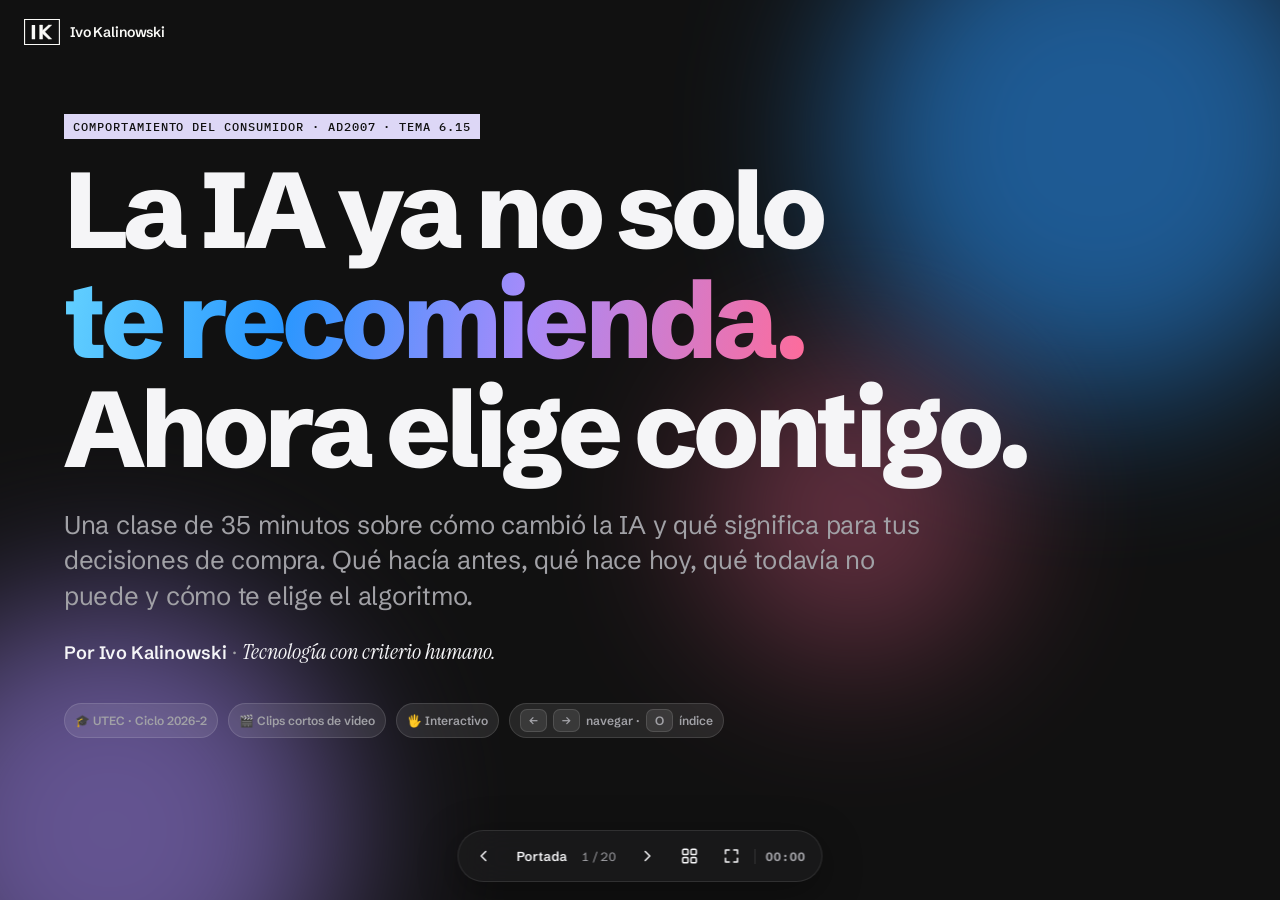
<file: ia-consumidor/index.html>
<!doctype html>
<html lang="es">
<head>
<meta charset="utf-8">
<meta name="viewport" content="width=device-width, initial-scale=1, viewport-fit=cover">
<title>La IA y tus decisiones de consumo · AD2007 UTEC · Ivo Kalinowski</title>
<meta name="author" content="Ivo Kalinowski">
<link rel="icon" type="image/svg+xml" href="data:image/svg+xml,%3Csvg xmlns='http://www.w3.org/2000/svg' viewBox='0 0 1224 885'%3E%3Crect width='1224' height='885' fill='%23111'/%3E%3Cpath fill='%23fff' d='M263 200h116v492H263zM525 200h116v172l192-172h129L718 437l244 255H833L641 513v179H525z'/%3E%3C/svg%3E">
<meta name="description" content="Clase grabada del tema 6.15 de Comportamiento del Consumidor (AD2007, UTEC). Cómo cambió la IA, cómo te elige el algoritmo y dónde termina la ayuda y empieza la manipulación. Por Ivo Kalinowski.">
<link rel="preconnect" href="https://fonts.googleapis.com">
<link rel="preconnect" href="https://fonts.gstatic.com" crossorigin>
<link href="https://fonts.googleapis.com/css2?family=Schibsted+Grotesk:wght@400;500;600;700;800&family=Instrument+Serif:ital@1&family=IBM+Plex+Mono:wght@500&display=swap" rel="stylesheet">
<style>
:root{
  --bg:#111111; --bg2:#0b0b0f; --fg:#f5f5f7; --muted:#a1a1a6; --dim:#6e6e73;
  --card:rgba(255,255,255,.055); --card2:rgba(255,255,255,.09); --line:rgba(255,255,255,.12);
  --blue:#2997ff; --purple:#a78bfa; --pink:#ff6b9a; --orange:#ff9f0a; --green:#30d158; --teal:#64d2ff; --yellow:#ffd60a;
  --grad:linear-gradient(100deg,#64d2ff 0%,#2997ff 30%,#a78bfa 62%,#ff6b9a 100%);
  --radius:22px; --ease:cubic-bezier(.2,.8,.2,1);
  --font:"Schibsted Grotesk",-apple-system,BlinkMacSystemFont,"SF Pro Display","Segoe UI",Roboto,Helvetica,Arial,sans-serif;
  --serif:"Instrument Serif",Georgia,serif; --mono:"IBM Plex Mono",ui-monospace,Consolas,monospace;
  --tinta:#111111; --papel:#fafaf7; --lavanda:#ddd7f6; --menta:#cdebdc;
}
*{box-sizing:border-box;margin:0;padding:0}
html,body{height:100%;background:var(--bg);color:var(--fg);font-family:var(--font);-webkit-font-smoothing:antialiased;overflow:hidden}
button{font:inherit;color:inherit;background:none;border:0;cursor:pointer}
a{color:var(--blue);text-decoration:none}
a:hover{text-decoration:underline}

/* ---------- deck ---------- */
#deck{position:fixed;inset:0}
.slide{position:absolute;inset:0;overflow-y:auto;overflow-x:hidden;opacity:0;visibility:hidden;transform:scale(1.025);
  transition:opacity .7s var(--ease),transform .9s var(--ease),visibility 0s linear .7s;padding:clamp(64px,8vh,96px) clamp(16px,5vw,80px) 120px;
  background:radial-gradient(1200px 700px at 85% -10%,rgba(41,151,255,.10),transparent 60%),radial-gradient(900px 600px at -10% 110%,rgba(167,139,250,.08),transparent 60%),var(--bg)}
.slide.active{opacity:1;visibility:visible;transform:none;transition:opacity .7s var(--ease),transform .9s var(--ease),visibility 0s}
.slide.prev{transform:scale(.975)}
.slide.light{--fg:#111111;--muted:#515154;--dim:#86868b;--card:rgba(0,0,0,.04);--card2:rgba(0,0,0,.07);--line:rgba(0,0,0,.1);background:var(--papel);color:var(--fg)}
.wrap{max-width:1180px;margin:0 auto;min-height:100%;display:flex;flex-direction:column;justify-content:center}
.slide::-webkit-scrollbar{width:8px}.slide::-webkit-scrollbar-thumb{background:rgba(127,127,127,.3);border-radius:8px}

/* reveal */
.r{opacity:0;transform:translateY(18px);transition:opacity .8s var(--ease),transform .8s var(--ease)}
.slide.active .r{opacity:1;transform:none}
.slide.active .r:nth-child(2){transition-delay:.08s}.slide.active .r:nth-child(3){transition-delay:.16s}
.slide.active .r:nth-child(4){transition-delay:.24s}.slide.active .r:nth-child(5){transition-delay:.32s}
.slide.active .r:nth-child(6){transition-delay:.40s}.slide.active .r:nth-child(7){transition-delay:.48s}

/* type */
.eyebrow{font-family:var(--mono);font-size:12px;font-weight:500;letter-spacing:.08em;text-transform:uppercase;color:var(--tinta);background:var(--lavanda);padding:5px 9px;width:fit-content;align-self:flex-start;margin-bottom:16px}
.eyebrow.edu{background:var(--menta)}
.hl{font-family:var(--serif);font-style:italic;font-weight:400;letter-spacing:-.01em;background:var(--lavanda);color:var(--tinta);display:inline-block;line-height:.98;padding:.03em .14em .07em;margin-top:.14em}
.ik{display:block;fill:currentColor;aspect-ratio:1224/885}
.sig{font-size:clamp(15px,1.5vw,18px);color:var(--muted);margin-top:22px}
.sig b{color:var(--fg);font-weight:600}
.sig em{font-family:var(--serif);font-size:1.22em;color:var(--fg)}
.signoff{display:flex;align-items:center;gap:14px;margin-top:28px}
.signoff .ik{height:44px}
.signoff b{display:block;font-size:17px;font-weight:600;letter-spacing:-.01em}
.signoff em{font-family:var(--serif);font-size:19px;color:var(--muted)}
::selection{background:var(--lavanda);color:var(--tinta)}
h1{font-size:clamp(44px,8.4vw,112px);line-height:1.02;letter-spacing:-.045em;font-weight:800}
h2{font-size:clamp(34px,5.2vw,68px);line-height:1.05;letter-spacing:-.035em;font-weight:700;margin-bottom:18px}
h3{font-size:clamp(19px,1.8vw,24px);letter-spacing:-.015em;font-weight:650;line-height:1.2}
.lead{font-size:clamp(18px,2vw,26px);line-height:1.38;color:var(--muted);letter-spacing:-.01em;max-width:860px}
.lead b,.lead strong{color:var(--fg);font-weight:600}
p{line-height:1.5}
.grad{background:var(--grad);-webkit-background-clip:text;background-clip:text;color:transparent}
.muted{color:var(--muted)}.dim{color:var(--dim)}
.small{font-size:14px;color:var(--muted);line-height:1.45}
.tiny{font-size:12px;color:var(--dim);line-height:1.4}
.mt8{margin-top:8px}.mt16{margin-top:16px}.mt24{margin-top:24px}.mt32{margin-top:32px}.mt48{margin-top:48px}

/* layout */
.grid{display:grid;gap:16px}
.g2{grid-template-columns:repeat(2,minmax(0,1fr))}.g3{grid-template-columns:repeat(3,minmax(0,1fr))}.g4{grid-template-columns:repeat(4,minmax(0,1fr))}
.split{display:grid;grid-template-columns:1.05fr .95fr;gap:36px;align-items:center}
@media (max-width:960px){.g3,.g4{grid-template-columns:repeat(2,minmax(0,1fr))}.split{grid-template-columns:1fr}}
@media (max-width:620px){.g2,.g3,.g4{grid-template-columns:1fr}}

.card{background:var(--card);border:1px solid var(--line);border-radius:var(--radius);padding:22px;backdrop-filter:blur(20px);-webkit-backdrop-filter:blur(20px);transition:transform .4s var(--ease),background .3s}
.card:hover{background:var(--card2)}
.card h3{margin-bottom:8px}
.card p{color:var(--muted);font-size:15.5px}
.icon{font-size:28px;margin-bottom:12px;display:block}
.chip{display:inline-flex;align-items:center;gap:6px;font-size:12px;font-weight:600;padding:5px 10px;border-radius:999px;background:var(--card2);color:var(--muted);border:1px solid var(--line);white-space:nowrap}
.chip.ok{color:var(--green)}.chip.warn{color:var(--orange)}.chip.blue{color:var(--blue)}.chip.pink{color:var(--pink)}
.stat{font-size:clamp(40px,5.4vw,72px);font-weight:800;letter-spacing:-.04em;line-height:1}
.g4 .stat{font-size:clamp(34px,4vw,54px)}
.src{font-size:12px;color:var(--dim);margin-top:10px}
.src a{color:var(--dim);text-decoration:underline}

/* ---------- cover ---------- */
.cover{background:var(--tinta)}
.cover .orb{position:absolute;border-radius:50%;filter:blur(80px);opacity:.55;animation:float 14s ease-in-out infinite}
.cover .o1{width:520px;height:520px;background:#2997ff;top:-120px;right:-80px}
.cover .o2{width:460px;height:460px;background:#a78bfa;bottom:-160px;left:-120px;animation-delay:-5s}
.cover .o3{width:300px;height:300px;background:#ff6b9a;top:40%;left:55%;animation-delay:-9s;opacity:.35}
@keyframes float{0%,100%{transform:translate(0,0)}50%{transform:translate(30px,-40px)}}
.cover .wrap{position:relative;z-index:2;align-items:flex-start}
.cover .meta{display:flex;gap:10px;flex-wrap:wrap;margin-top:34px}
.kbd{display:inline-block;font-size:12px;font-weight:600;padding:3px 8px;border-radius:7px;border:1px solid var(--line);background:var(--card2);color:var(--muted)}

/* ---------- agenda ---------- */
.agenda{counter-reset:a}
.agenda button{text-align:left;width:100%;display:flex;gap:14px;align-items:baseline;padding:16px 18px;border-radius:16px;background:var(--card);border:1px solid var(--line);transition:.3s var(--ease)}
.agenda button:hover{background:var(--card2);transform:translateY(-2px)}
.agenda .n{font-weight:700;color:var(--blue);font-variant-numeric:tabular-nums;min-width:28px}
.agenda .t{font-weight:600}.agenda .m{margin-left:auto;font-size:12px;color:var(--dim);white-space:nowrap}

/* ---------- flip cards ---------- */
.flip{perspective:1400px;height:250px;cursor:pointer}
.flip .in{position:relative;width:100%;height:100%;transition:transform .8s var(--ease);transform-style:preserve-3d}
.flip.on .in{transform:rotateY(180deg)}
.flip .face{position:absolute;inset:0;backface-visibility:hidden;-webkit-backface-visibility:hidden;border-radius:var(--radius);padding:22px;display:flex;flex-direction:column;border:1px solid var(--line)}
.flip .front{background:var(--card)}
.flip .back{transform:rotateY(180deg);background:linear-gradient(160deg,rgba(41,151,255,.22),rgba(167,139,250,.18));border-color:rgba(41,151,255,.4)}
.flip .tag{font-size:12px;font-weight:700;letter-spacing:.06em;text-transform:uppercase;margin-bottom:10px}
.flip .front .tag{color:var(--dim)}.flip .back .tag{color:var(--teal)}
.flip h3{font-size:20px}
.flip p{font-size:15px;color:var(--muted);margin-top:8px}
.flip .back p{color:#d9d9de}
.flip .hint{margin-top:auto;font-size:12px;color:var(--dim)}
@media (max-width:620px){.flip{height:230px}}

/* ---------- timeline ---------- */
.tl{position:relative;display:flex;gap:12px;overflow-x:auto;padding:28px 4px 18px;scroll-snap-type:x mandatory}
.tl::before{content:"";position:absolute;left:0;right:0;top:41px;height:2px;background:linear-gradient(90deg,transparent,var(--line) 4%,var(--line) 96%,transparent)}
.tl::-webkit-scrollbar{height:6px}.tl::-webkit-scrollbar-thumb{background:rgba(127,127,127,.35);border-radius:6px}
.ev{flex:0 0 auto;scroll-snap-align:start;display:flex;flex-direction:column;align-items:flex-start;gap:12px;width:120px;text-align:left}
.ev .dot{width:28px;height:28px;border-radius:50%;background:var(--bg);border:2px solid var(--dim);position:relative;z-index:1;transition:.3s var(--ease);display:grid;place-items:center;font-size:12px}
.ev .d{font-size:12px;font-weight:700;color:var(--dim);letter-spacing:.02em}
.ev .l{font-size:13.5px;font-weight:600;line-height:1.25}
.ev:hover .dot,.ev.sel .dot{transform:scale(1.25);border-color:var(--c,var(--blue));background:var(--c,var(--blue))}
.ev.sel .d{color:var(--c,var(--blue))}
.tl-detail{min-height:118px;display:grid;grid-template-columns:auto 1fr;gap:18px;align-items:start}
.tl-detail .big{font-size:44px;line-height:1}
.tl-detail h3{font-size:24px;margin-bottom:6px}

/* ---------- tabs ---------- */
.seg{display:inline-flex;gap:4px;padding:4px;border-radius:14px;background:var(--card);border:1px solid var(--line);flex-wrap:wrap}
.seg button{padding:9px 16px;border-radius:10px;font-weight:600;font-size:14.5px;color:var(--muted);transition:.25s var(--ease)}
.seg button.on{background:var(--fg);color:var(--bg)}
.pane{display:none}.pane.on{display:grid;animation:pop .5s var(--ease)}
@keyframes pop{from{opacity:0;transform:translateY(10px)}to{opacity:1;transform:none}}
.model{display:flex;flex-direction:column;gap:6px}
.model .name{font-size:20px;font-weight:700;letter-spacing:-.02em}
.model .when{font-size:12px;font-weight:600;color:var(--dim)}
.model p{font-size:14.5px}

/* ---------- video ---------- */
.video{border-radius:20px;overflow:hidden;background:#111;border:1px solid var(--line);display:flex;flex-direction:column}
.video .screen{position:relative;aspect-ratio:16/9;background:#000 center/cover no-repeat;cursor:pointer;overflow:hidden}
.video .screen::after{content:"";position:absolute;inset:0;background:linear-gradient(180deg,rgba(0,0,0,.05) 40%,rgba(0,0,0,.65))}
.video .play{position:absolute;z-index:2;left:50%;top:50%;transform:translate(-50%,-50%);width:68px;height:68px;border-radius:50%;background:rgba(255,255,255,.22);backdrop-filter:blur(14px);-webkit-backdrop-filter:blur(14px);display:grid;place-items:center;transition:.3s var(--ease);border:1px solid rgba(255,255,255,.35)}
.video .screen:hover .play{transform:translate(-50%,-50%) scale(1.08);background:rgba(255,255,255,.32)}
.video .play svg{width:24px;height:24px;margin-left:4px;fill:#fff}
.video .range{position:absolute;z-index:2;left:12px;bottom:12px;font-size:12px;font-weight:700;color:#fff;background:rgba(0,0,0,.55);padding:5px 9px;border-radius:8px;backdrop-filter:blur(8px)}
.video .lang{position:absolute;z-index:2;right:12px;top:12px;font-size:11px;font-weight:800;color:#fff;background:rgba(0,0,0,.55);padding:4px 8px;border-radius:7px}
.video iframe{position:absolute;inset:0;width:100%;height:100%;border:0;z-index:5}
.video .screen.playing{cursor:default}
.video .screen.playing::after,.video .screen.playing .play,.video .screen.playing .range,.video .screen.playing .lang{display:none}
.video .cap{padding:12px 14px 14px;display:flex;flex-direction:column;gap:3px;background:var(--card)}
.video .cap b{font-size:14px;line-height:1.3;color:var(--fg);font-weight:600}
.video .cap span{font-size:12px;color:var(--dim)}
.video .cap a{font-size:12px}
.slide.light .video{background:#000}
.slide.light .video .cap{background:#fff}

/* ---------- AGI levels ---------- */
.levels{display:flex;flex-direction:column;gap:8px}
.lv{display:flex;align-items:center;gap:14px;padding:14px 16px;border-radius:16px;background:var(--card);border:1px solid var(--line);text-align:left;transition:.3s var(--ease);position:relative}
.lv .num{width:34px;height:34px;border-radius:10px;display:grid;place-items:center;font-weight:800;background:var(--card2);flex:0 0 auto}
.lv .tx b{display:block;font-size:16px}.lv .tx span{font-size:13.5px;color:var(--muted)}
.lv.on{border-color:var(--blue);background:rgba(41,151,255,.12)}
.lv.done .num{background:var(--green);color:#000}
.lv.now .num{background:var(--orange);color:#000}
.lv .here{margin-left:auto;font-size:11px;font-weight:800;color:#000;background:var(--orange);padding:4px 8px;border-radius:999px;white-space:nowrap}

/* poll */
.poll .opt{display:grid;grid-template-columns:110px 1fr 40px 40px 40px;align-items:center;gap:8px;margin:8px 0}
.poll .bar{height:30px;border-radius:9px;background:var(--card);overflow:hidden;position:relative}
.poll .bar i{position:absolute;inset:0 auto 0 0;width:0;background:var(--grad);border-radius:9px;transition:width .6s var(--ease)}
.poll .bar em{position:absolute;right:10px;top:6px;font-style:normal;font-size:13px;font-weight:700}
.poll .lab{font-weight:600;font-size:14.5px}
.poll .pm{width:36px;height:30px;border-radius:9px;background:var(--card2);font-weight:800}
.poll .pm:hover{background:var(--blue);color:#fff}
.poll .cnt{text-align:center;font-weight:700;font-variant-numeric:tabular-nums}
@media (max-width:620px){.poll .opt{grid-template-columns:80px 1fr 34px 34px 34px}}

/* METR slider */
input[type=range]{-webkit-appearance:none;appearance:none;width:100%;height:6px;border-radius:6px;background:var(--card2);outline:none}
input[type=range]::-webkit-slider-thumb{-webkit-appearance:none;width:24px;height:24px;border-radius:50%;background:#fff;box-shadow:0 2px 10px rgba(0,0,0,.4);cursor:pointer}
input[type=range]::-moz-range-thumb{width:24px;height:24px;border-radius:50%;background:#fff;border:0;cursor:pointer}
.meter{display:flex;align-items:flex-end;gap:6px;height:170px;margin-top:18px}
.meter div{flex:1;border-radius:8px 8px 3px 3px;background:var(--grad);opacity:.9;transition:height .5s var(--ease);min-height:3px}

/* prompt builder */
.field{display:flex;flex-direction:column;gap:6px}
.field label{font-size:12.5px;font-weight:600;color:var(--muted)}
select,input[type=text],textarea{font:inherit;font-size:15px;color:var(--fg);background:var(--card);border:1px solid var(--line);border-radius:12px;padding:11px 12px;outline:none;width:100%}
select:focus,input[type=text]:focus{border-color:var(--blue)}
.slide.light select,.slide.light input[type=text]{background:#fff}
.out{white-space:pre-wrap;font-family:ui-monospace,SFMono-Regular,Menlo,Consolas,monospace;font-size:13.5px;line-height:1.55;background:#0b0b0f;color:#e8e8ed;border-radius:18px;padding:20px;min-height:260px;border:1px solid rgba(255,255,255,.08)}
.btn{display:inline-flex;align-items:center;gap:8px;padding:11px 18px;border-radius:999px;background:var(--blue);color:#fff;font-weight:600;font-size:15px;transition:.25s var(--ease)}
.btn:hover{filter:brightness(1.1);transform:translateY(-1px)}
.btn.ghost{background:var(--card2);color:var(--fg)}

/* quiz */
.q{display:none}.q.on{display:block;animation:pop .5s var(--ease)}
.q .opts{display:grid;gap:10px;margin-top:22px}
.q .opts button{text-align:left;padding:16px 18px;border-radius:16px;background:var(--card);border:1px solid var(--line);font-size:17px;font-weight:500;transition:.25s var(--ease)}
.q .opts button:hover{background:var(--card2)}
.q .opts button.right{background:rgba(48,209,88,.18);border-color:var(--green)}
.q .opts button.wrong{background:rgba(255,69,58,.15);border-color:#ff453a}
.q .why{margin-top:16px;color:var(--muted);min-height:48px}
.qdots{display:flex;gap:6px}
.qdots i{width:28px;height:4px;border-radius:4px;background:var(--card2)}
.qdots i.on{background:var(--blue)}

/* creators */
.cr{display:flex;flex-direction:column;gap:10px}
.cr .av{width:52px;height:52px;border-radius:50%;display:grid;place-items:center;font-weight:800;font-size:18px;color:#fff}
.cr .who{font-weight:700;font-size:17px}
.cr .what{font-size:14px;color:var(--muted);line-height:1.45}
.cr a.go{font-size:13.5px;font-weight:600;margin-top:auto}

/* case cards */
.case .num{font-size:clamp(30px,3.4vw,44px);font-weight:800;letter-spacing:-.03em;line-height:1.05;margin:8px 0}
.conf{font-size:11px;font-weight:700;letter-spacing:.04em;text-transform:uppercase}

/* ---------- chrome ---------- */
#bar{position:fixed;left:50%;bottom:18px;transform:translateX(-50%);z-index:50;display:flex;align-items:center;gap:4px;padding:6px;border-radius:999px;
  background:rgba(28,28,30,.72);backdrop-filter:saturate(180%) blur(22px);-webkit-backdrop-filter:saturate(180%) blur(22px);border:1px solid rgba(255,255,255,.1);box-shadow:0 10px 40px rgba(0,0,0,.35);color:#f5f5f7;transition:opacity .4s}
#bar button{width:38px;height:38px;border-radius:50%;display:grid;place-items:center;color:#f5f5f7;transition:.2s}
#bar button:hover{background:rgba(255,255,255,.12)}
#bar svg{width:18px;height:18px;stroke:currentColor;fill:none;stroke-width:2;stroke-linecap:round;stroke-linejoin:round}
#bar .ttl{font-size:13px;font-weight:600;padding:0 10px;max-width:260px;white-space:nowrap;overflow:hidden;text-overflow:ellipsis}
#bar .ctr{font-size:12px;color:#a1a1a6;font-variant-numeric:tabular-nums;padding-right:8px}
#bar .tm{font-size:12px;font-weight:700;font-variant-numeric:tabular-nums;padding:0 10px;border-left:1px solid rgba(255,255,255,.12);color:#a1a1a6;cursor:pointer}
#bar .tm.run{color:var(--green)}
@media (max-width:700px){#bar .ttl{display:none}}
#progress{position:fixed;top:0;left:0;height:3px;background:var(--lavanda);z-index:60;transition:width .6s var(--ease)}
#brand{position:fixed;top:12px;left:14px;z-index:40;display:flex;align-items:center;gap:10px;padding:7px 10px;font-size:14px;font-weight:600;letter-spacing:-.01em;color:var(--papel);background:var(--tinta);pointer-events:none;transition:opacity .4s}
#brand .ik{height:26px}
body.on-light #brand{color:var(--tinta);background:var(--papel)}
body.on-light #progress{background:var(--tinta)}

#overview{position:fixed;inset:0;z-index:80;background:rgba(0,0,0,.82);backdrop-filter:blur(26px);-webkit-backdrop-filter:blur(26px);display:none;overflow:auto;padding:70px clamp(16px,5vw,70px)}
#overview.on{display:block;animation:pop .4s var(--ease)}
#overview .og{display:grid;grid-template-columns:repeat(auto-fill,minmax(220px,1fr));gap:14px;max-width:1200px;margin:24px auto 0}
#overview button{text-align:left;padding:18px;border-radius:18px;background:rgba(255,255,255,.06);border:1px solid rgba(255,255,255,.1);min-height:110px;display:flex;flex-direction:column;gap:8px;color:#f5f5f7}
#overview button:hover{background:rgba(255,255,255,.12)}
#overview button.cur{border-color:var(--blue)}
#overview .on2{font-size:12px;color:#86868b;font-weight:700}
#overview h2{max-width:1200px;margin:0 auto;font-size:34px}

#notes{position:fixed;left:50%;bottom:76px;transform:translate(-50%,20px);z-index:55;width:min(760px,calc(100vw - 32px));max-height:42vh;overflow:auto;padding:20px 22px;border-radius:20px;
  background:rgba(28,28,30,.9);backdrop-filter:blur(24px);-webkit-backdrop-filter:blur(24px);border:1px solid rgba(255,255,255,.12);color:#e8e8ed;opacity:0;pointer-events:none;transition:.35s var(--ease);font-size:15px;line-height:1.55}
#notes.on{opacity:1;pointer-events:auto;transform:translate(-50%,0)}
#notes h4{font-size:12px;letter-spacing:.06em;text-transform:uppercase;color:var(--orange);margin-bottom:8px}
#notes ul{padding-left:18px}#notes li{margin:4px 0}

#toast{position:fixed;top:20px;left:50%;transform:translate(-50%,-20px);z-index:90;padding:12px 18px;border-radius:14px;background:rgba(28,28,30,.92);color:#f5f5f7;font-size:14px;max-width:min(640px,calc(100vw - 32px));opacity:0;pointer-events:none;transition:.4s var(--ease);border:1px solid rgba(255,255,255,.12)}
#toast.on{opacity:1;transform:translate(-50%,0)}
.hide-ui #bar,.hide-ui #brand{opacity:0}

/* ---------- añadidos para esta sesión ---------- */
.sig1{padding:16px 18px}.sig1 .icon{font-size:24px;margin-bottom:6px}.sig1 h3{font-size:17px;margin:0}
.wbar{display:grid;grid-template-columns:120px 1fr;align-items:center;gap:12px;margin:12px 0}
.wbar span{font-weight:600;font-size:15px}
.wbar div{height:18px;border-radius:9px;background:var(--card2);overflow:hidden}
.wbar i{display:block;height:100%;background:var(--grad);border-radius:9px}

.loop{position:relative;display:grid;grid-template-columns:1fr 1fr;gap:54px}
.loop .ls{position:relative}
.loop .ls b{display:block;font-size:34px;font-weight:800;line-height:1;margin-bottom:10px;background:var(--grad);-webkit-background-clip:text;background-clip:text;color:transparent}
.loop .ls::after{position:absolute;font-size:28px;font-weight:800;color:var(--orange)}
.loop .ls:nth-child(1)::after{content:"→";right:-40px;top:50%;transform:translateY(-50%)}
.loop .ls:nth-child(2)::after{content:"↓";bottom:-46px;left:50%;transform:translateX(-50%)}
.loop .ls:nth-child(4)::after{content:"←";left:-40px;top:50%;transform:translateY(-50%)}
.loop .ls:nth-child(3)::after{content:"↑";top:-46px;left:50%;transform:translateX(-50%)}
.loop .lc{position:absolute;left:50%;top:50%;transform:translate(-50%,-50%);width:58px;height:58px;border-radius:50%;display:grid;place-items:center;font-size:28px;background:var(--bg);border:1px solid var(--line);color:var(--orange);z-index:2}

.sim{display:grid;grid-template-columns:1fr 320px;gap:16px}
.feed{display:grid;grid-template-columns:repeat(4,minmax(0,1fr));gap:12px}
.post{border-radius:16px;overflow:hidden;background:var(--card);border:1px solid var(--line);text-align:left;display:flex;flex-direction:column;min-height:150px;transition:.25s var(--ease)}
.post:hover{transform:translateY(-3px);background:var(--card2)}
.post .ph{height:50px;padding:8px 12px;display:flex;align-items:flex-end;font-size:12px;font-weight:800;letter-spacing:.06em;text-transform:uppercase;color:#111}
.post .tx{padding:10px 12px;font-weight:600;font-size:15px;line-height:1.3;flex:1}
.post .lk{padding:0 12px 10px;font-size:12px;color:var(--dim)}
.post.nuevo{animation:pop .45s var(--ease)}
.spanel{display:flex;flex-direction:column}
.brow{display:grid;grid-template-columns:94px 1fr 40px;gap:8px;align-items:center;margin-top:10px;font-size:13.5px;font-weight:600}
.brow .t{height:12px;border-radius:6px;background:var(--card2);overflow:hidden}
.brow .t i{display:block;height:100%;border-radius:6px;transition:width .5s var(--ease)}
.brow .p{text-align:right;color:var(--muted);font-variant-numeric:tabular-nums}
#msg{min-height:60px}#msg b{color:var(--fg)}
@media (max-width:960px){.sim{grid-template-columns:1fr}.feed{grid-template-columns:repeat(2,minmax(0,1fr))}.loop{gap:40px}}

.fun .fl{display:flex;align-items:center;gap:16px;padding:14px 20px;border-radius:16px;margin:0 auto 10px;color:#111}
.fun .fl b{font-size:30px;font-weight:800;min-width:110px;letter-spacing:-.03em}
.fun .fl span{font-weight:600;font-size:16px}
.fun .fl:nth-child(1){width:100%;background:var(--teal)}
.fun .fl:nth-child(2){width:86%;background:var(--blue);color:#fff}
.fun .fl:nth-child(3){width:72%;background:var(--purple)}
.fun .fl:nth-child(4){width:58%;background:var(--pink)}

.bc .scr{margin:14px 0 12px;background:#fff;border:1px solid var(--line);border-radius:14px;padding:16px;font-weight:700;font-size:17px;line-height:1.3;text-align:center;min-height:86px;display:grid;place-items:center;color:var(--fg);box-shadow:0 4px 16px rgba(0,0,0,.06)}
.bc .scr s{color:var(--dim);font-weight:600}

.am ul{list-style:none;margin-top:10px}
.am li{padding:7px 0 7px 30px;position:relative;font-size:16.5px;color:var(--fg)}
.am li::before{position:absolute;left:0;top:6px;font-weight:800;font-size:17px}
.am.ok{border-color:rgba(48,209,88,.45);background:rgba(48,209,88,.08)}
.am.no{border-color:rgba(255,69,58,.45);background:rgba(255,69,58,.08)}
.am.ok h3{color:var(--green)}.am.no h3{color:#ff6961}
.am.ok li::before{content:"✓";color:var(--green)}.am.no li::before{content:"✕";color:#ff6961}

.step{display:flex;gap:16px;align-items:flex-start}
.step b{flex:none;width:40px;height:40px;border-radius:12px;display:grid;place-items:center;background:var(--tinta);color:#fff;font-weight:800}
.step p{color:var(--fg);font-size:16.5px}
#flips .flip{height:212px}
@media (max-width:620px){#flips .flip{height:230px}}
</style>
</head>
<body>
<div id="progress"></div>
<svg width="0" height="0" style="position:absolute" aria-hidden="true"><symbol id="ik" viewBox="0 0 1224 885"><path fill-rule="evenodd" d="M0 0H1224V885H0ZM38 38V847H1186V38Z"/><rect x="263" y="200" width="116" height="492" rx="10"/><path d="M533 208H633V390L836 208H942L706.7 436.7L943 684H836L633 495V684H533Z" stroke="currentColor" stroke-width="16" stroke-linejoin="round"/></symbol></svg>
<div id="brand"><svg class="ik" role="img" aria-label="Logo IK"><use href="#ik"/></svg><span>Ivo Kalinowski</span></div>

<main id="deck">

<!-- 1 · PORTADA -->
<section class="slide cover" data-title="Portada" data-min="1" data-notes="<ul><li>Bienvenida. Esta es la clase del tema 6.15 que quedó pendiente. Dura unos 35 minutos sin contar los clips.</li><li>Pide que tengan a la mano el celular y lo último que compraron o vieron por internet.</li><li>Atajos ← → para avanzar, O para el índice, N para estas notas, T para el cronómetro.</li></ul>">
  <div class="orb o1"></div><div class="orb o2"></div><div class="orb o3"></div>
  <div class="wrap">
    <div class="eyebrow r">Comportamiento del Consumidor · AD2007 · Tema 6.15</div>
    <h1 class="r">La IA ya no solo<br><span class="grad">te recomienda.</span><br>Ahora elige contigo.</h1>
    <p class="lead r mt24">Una clase de 35 minutos sobre cómo cambió la IA y qué significa para tus decisiones de compra. Qué hacía antes, qué hace hoy, qué todavía no puede y cómo te elige el algoritmo.</p>
    <p class="sig r"><b>Por Ivo Kalinowski</b> · <em>Tecnología con criterio humano.</em></p>
    <div class="meta r">
      <span class="chip">🎓 UTEC · Ciclo 2026-2</span>
      <span class="chip">🎬 Clips cortos de video</span>
      <span class="chip">🖐️ Interactivo</span>
      <span class="chip"><span class="kbd">←</span><span class="kbd">→</span> navegar · <span class="kbd">O</span> índice<span class="notes-only"> · <span class="kbd">N</span> notas</span></span>
    </div>
  </div>
</section>

<!-- 2 · AGENDA -->
<section class="slide" data-title="El mapa de hoy" data-min="1" data-notes="<ul><li>Muestra el recorrido. Cada bloque se abre con un clic si quieres saltar.</li><li>Tres partes. Cómo cambió la IA (paradas 01 a 05), cómo te elige el algoritmo (06 a 11) y qué significa para ti y para BB Soft (12 a 14).</li></ul>">
  <div class="wrap">
    <div class="eyebrow r">El mapa de hoy</div>
    <h2 class="r">Catorce paradas. <span class="muted">Treinta y cinco minutos.</span></h2>
    <div class="grid g3 agenda mt24 r" id="agenda"></div>
  </div>
</section>

<!-- 3 · PREGUNTA DE ARRANQUE -->
<section class="slide" data-title="Antes de empezar" data-min="1" data-notes="<ul><li>Pide que piensen en lo último que compraron por internet o en el último video que vieron.</li><li>Que elijan una opción en la pantalla. No hay respuesta correcta. Al final de la clase vuelven a esta pregunta.</li></ul>">
  <div class="wrap" style="max-width:900px">
    <div class="eyebrow r">Antes de empezar</div>
    <h2 class="r">¿Lo buscaste tú<br>o <span class="grad">te apareció?</span></h2>
    <p class="lead r">Piensa en lo último que compraste por internet, o en el último video que viste en TikTok, YouTube o Netflix. Elige una opción.</p>
    <div class="q on r"><div class="opts" id="start"></div><p class="why" id="startWhy"></p></div>
  </div>
</section>

<!-- 4 · EN SIMPLE -->
<section class="slide" data-title="La IA, en simple" data-min="2" data-notes="<ul><li>Idea fuerza. La IA es una máquina que predice. Aprende patrones de muchos datos y adivina lo que viene.</li><li>Recorre las cuatro tarjetas. La última conecta con BB Soft. Si compras pañales cada diez días, un sistema puede saber cuándo se te acaban.</li><li>Cierra con esto. Cuando escuchen IA, que piensen en predicción.</li></ul>">
  <div class="wrap">
    <div class="eyebrow r">01 · En simple</div>
    <h2 class="r">La IA es una máquina <span class="grad">que predice.</span></h2>
    <p class="lead r">Aprende patrones de muchísimos datos para adivinar lo que viene. Con esa idea entiendes casi todo lo demás.</p>
    <div class="grid g4 mt32 r">
      <div class="card"><span class="icon">⌨️</span><h3>Tu teclado</h3><p>Adivina la siguiente palabra que vas a escribir.</p></div>
      <div class="card"><span class="icon">🎬</span><h3>Netflix</h3><p>Adivina la siguiente serie que vas a ver.</p></div>
      <div class="card"><span class="icon">💳</span><h3>Tu banco</h3><p>Adivina si una compra rara con tu tarjeta es un fraude.</p></div>
      <div class="card"><span class="icon">🧷</span><h3>Tu compra de pañales</h3><p>Si compras cada diez días, puede adivinar cuándo se te acaban y avisarte un día antes.</p></div>
    </div>
  </div>
</section>

<!-- 5 · ANTES / AHORA -->
<section class="slide" data-title="Antes no podía. Ahora sí." data-min="3" data-notes="<ul><li>Toca cada tarjeta para voltearla. Antes de voltear pregunta si creen que la IA ya puede hacer eso.</li><li>No hace falta voltear las ocho. Elige cuatro o cinco.</li><li>Idea fuerza. Cada avance le quita un paso a la compra, y cada paso menos es menos tiempo para pensar. Es el Sistema 1 trabajando.</li></ul>">
  <div class="wrap">
    <div class="eyebrow r">02 · El gran salto</div>
    <h2 class="r">Antes no podía. <span class="grad">Ahora sí.</span></h2>
    <p class="lead r">Toca cada tarjeta. Al frente, cómo era antes. Al voltear, lo que hace hoy cuando compras.</p>
    <div class="grid g4 mt24 r" id="flips"></div>
  </div>
</section>

<!-- 6 · LÍNEA DE TIEMPO -->
<section class="slide" data-title="La historia en una línea" data-min="2" data-notes="<ul><li>Recorre la línea con clics. Elige cuatro o cinco hitos, no todos.</li><li>Mensaje. La IA lleva años decidiendo qué ves cuando compras. Lo nuevo desde 2022 es que conversa, y desde 2025 que también puede pagar.</li><li>Target y las portadas de Netflix vuelven más adelante.</li></ul>">
  <div class="wrap">
    <div class="eyebrow r">03 · La historia en una línea</div>
    <h2 class="r">Treinta años decidiendo <span class="grad">qué ves.</span></h2>
    <p class="lead r">Haz clic en cada punto. Son los momentos que cambiaron la forma de comprar.</p>
    <div class="tl r" id="tl"></div>
    <div class="card tl-detail mt16 r" id="tld"></div>
  </div>
</section>

<!-- 7 · LO QUE TODAVÍA NO HACE -->
<section class="slide light" data-title="Lo que todavía no hace bien" data-min="2" data-notes="<ul><li>Contrapeso honesto. La IA es potente, pero tiene límites claros.</li><li>Detente en la segunda tarjeta. La bodega, el mostrador y el consejo del bodeguero no le llegan. Ahí está el valor de su trabajo de campo.</li><li>La cuarta conecta con hábitos. La IA repite tu pasado y le cuesta ver un cambio de vida.</li></ul>">
  <div class="wrap">
    <div class="eyebrow r">04 · Con los pies en la tierra</div>
    <h2 class="r">Lo que <span class="grad">todavía no</span> hace bien.</h2>
    <div class="grid g4 mt24 r">
      <div class="card"><span class="icon">❤️</span><h3>No sabe lo que sientes</h3><p>Ve lo que haces en la pantalla. No sabe por qué lo haces.</p></div>
      <div class="card"><span class="icon">🏪</span><h3>No ve lo que no está en datos</h3><p>La bodega, el mostrador y el consejo del bodeguero no le llegan.</p></div>
      <div class="card"><span class="icon">⚠️</span><h3>Se equivoca con seguridad</h3><p>Puede inventar un dato, un precio o una reseña y decirlo sin dudar.</p></div>
      <div class="card"><span class="icon">🔁</span><h3>Repite tu pasado</h3><p>Si siempre compraste lo mismo, cree que siempre lo querrás. Le cuesta ver un cambio de vida.</p></div>
    </div>
    <div class="card mt24 r" style="border-left:4px solid var(--orange)"><h3>Para tu trabajo de campo</h3><p style="font-size:17px">La IA te dice qué hace la gente. El porqué lo investigas tú, en la bodega y con la mamá que compra.</p></div>
  </div>
</section>

<!-- 8 · AGENTES -->
<section class="slide" data-title="De chatbot a agente que compra" data-min="2" data-notes="<ul><li>La palabra del momento es agente. Un agente recibe un objetivo, compara opciones y vuelve con la tarea hecha.</li><li>Ejemplo. Desde setiembre de 2025 se puede pagar dentro de ChatGPT, por ahora en EE. UU.</li><li>Pregunta para pensar. ¿A quién le haces marketing cuando decide una máquina?</li><li>Revisa los dos clips antes de grabar y ajusta el minuto de inicio si hace falta.</li></ul>">
  <div class="wrap">
    <div class="eyebrow r">05 · La palabra del momento</div>
    <h2 class="r">De chatbot a <span class="grad">agente que compra.</span></h2>
    <div class="split mt16">
      <div class="r">
        <p class="lead">Un agente recibe un <b>objetivo</b>, compara opciones y vuelve con la <b>compra hecha</b>. Tú solo apruebas.</p>
        <div class="grid g2 mt24">
          <div class="card"><span class="icon">🔎</span><h3>Busca</h3><p>«Pañales talla M para piel sensible, menos de 40 soles.»</p></div>
          <div class="card"><span class="icon">⚖️</span><h3>Compara</h3><p>Precio, reseñas, stock y tiempo de entrega en varias tiendas.</p></div>
          <div class="card"><span class="icon">🛒</span><h3>Arma el carrito</h3><p>Elige la opción que mejor calza con lo que le pediste.</p></div>
          <div class="card"><span class="icon">💳</span><h3>Paga</h3><p>Con tu permiso, sin que entres a la tienda.</p></div>
        </div>
      </div>
      <div class="r">
        <div class="card"><span class="chip warn">💬 Para pensar</span><p class="mt8" style="color:var(--fg);font-size:19px;line-height:1.4">¿A quién le haces marketing cuando decide una máquina?</p><p class="mt8">Antes la marca convencía a una persona con el empaque y la góndola. Ahora también tiene que convencer al asistente, que mira datos, reseñas, stock y precio.</p></div>
        <div class="grid g2 mt16">
          <div class="video" data-id="bdxAgdTwxW4" data-start="0" data-lang="ES" data-title="La IA ya compra por ti" data-ch="Comercio agéntico explicado · YouTube"></div>
          <div class="video" data-id="nNIm6d5YIhI" data-start="0" data-lang="ES" data-title="Compras hechas por agentes de IA" data-ch="La próxima frontera de los pagos · YouTube"></div>
        </div>
      </div>
    </div>
  </div>
</section>

<!-- 9 · HUELLAS -->
<section class="slide" data-title="Tus huellas" data-min="2" data-notes="<ul><li>Cada cosa que hacen deja una señal. Lee dos o tres ejemplos.</li><li>Idea fuerza. Al algoritmo le pesa más lo que haces que lo que dices. Es la misma distinción de su método de campo, el episodio concreto frente a la opinión declarada.</li><li>Clip sobre lo que no conviene contarle a una IA, unos dos minutos.</li></ul>">
  <div class="wrap">
    <div class="eyebrow r">06 · Tus huellas</div>
    <h2 class="r">Lo que haces pesa más <span class="grad">que lo que dices.</span></h2>
    <div class="split mt16" style="align-items:start">
      <div class="r">
        <div class="grid g2">
          <div class="card sig1"><span class="icon">⏱️</span><h3>Cuánto miras un video</h3></div>
          <div class="card sig1"><span class="icon">🛒</span><h3>Lo que dejas en el carrito</h3></div>
          <div class="card sig1"><span class="icon">🌙</span><h3>A qué hora compras</h3></div>
          <div class="card sig1"><span class="icon">🔎</span><h3>Lo que buscas y no compras</h3></div>
          <div class="card sig1"><span class="icon">📍</span><h3>Dónde estás</h3></div>
          <div class="card sig1"><span class="icon">👥</span><h3>A quién sigues</h3></div>
        </div>
      </div>
      <div class="r">
        <div class="card">
          <h3>Lo que más le pesa al algoritmo</h3>
          <div class="wbar mt16"><span>Lo que dices</span><div><i style="width:26%;background:var(--dim)"></i></div></div>
          <div class="wbar"><span>Lo que haces</span><div><i style="width:92%"></i></div></div>
          <p class="mt16">Puedes decir que no te gustan los videos de gatitos. Si te quedas mirándolos, te va a mostrar más.</p>
        </div>
        <div class="video mt16" data-id="vfkyJiEqsuE" data-start="259" data-end="387" data-lang="ES" data-title="Lo que nunca le debes contar a la IA" data-ch="ElShowDelNerd · 15 oct 2026"></div>
      </div>
    </div>
  </div>
</section>

<!-- 10 · EL CICLO -->
<section class="slide" data-title="El ciclo de la personalización" data-min="2" data-notes="<ul><li>Recorre los cuatro pasos. Haces algo, la app lo registra, el modelo predice y te muestra algo nuevo. Tu reacción vuelve a entrar.</li><li>TikTok explica que su feed Para ti se arma sobre todo con tus interacciones, lo que ves completo, compartes, comentas o saltas.</li><li>Cierre. Si quieres cambiar lo que te aparece, cambia lo que haces. Decirlo no basta.</li></ul>">
  <div class="wrap">
    <div class="eyebrow r">07 · El ciclo</div>
    <h2 class="r">Un ciclo que <span class="grad">nunca se detiene.</span></h2>
    <div class="split mt16">
      <div class="loop r">
        <div class="card ls"><b>1</b><h3>Haces algo</h3><p>Miras, tocas, compras o saltas.</p></div>
        <div class="card ls"><b>2</b><h3>La app lo registra</h3><p>Cada segundo cuenta.</p></div>
        <div class="card ls"><b>4</b><h3>Te muestra algo nuevo</h3><p>Y tu reacción vuelve a entrar.</p></div>
        <div class="card ls"><b>3</b><h3>El modelo predice</h3><p>Qué te va a gustar después.</p></div>
        <div class="lc">↻</div>
      </div>
      <div class="r">
        <div class="card"><span class="chip blue">Lo que dice TikTok</span><p class="mt8" style="color:var(--fg);font-size:17px;line-height:1.45">Su feed «Para ti» se arma sobre todo con tus interacciones. Lo que ves completo, lo que compartes, lo que comentas y lo que saltas.</p></div>
        <div class="video mt16" data-id="mDIavc3tBts" data-start="0" data-lang="ES" data-title="Cómo funciona el algoritmo de TikTok" data-ch="Explicación en español · YouTube"></div>
      </div>
    </div>
  </div>
</section>

<!-- 11 · SIMULADOR -->
<section class="slide" data-title="Entrena a tu algoritmo" data-min="2" data-notes="<ul><li>Demostración en vivo. Toca cinco veces videos del mismo tema y muestra cómo cambian las barras.</li><li>Cuando un tema pase del 60%, aparece el mensaje de la burbuja. Ese es el puente a la parada 11.</li><li>Botón Empezar de nuevo para repetir.</li></ul>">
  <div class="wrap">
    <div class="eyebrow r">08 · Pruébalo</div>
    <h2 class="r">Entrena a <span class="grad">tu algoritmo.</span></h2>
    <p class="lead r">Toca los videos que te gustarían. Cada toque es una señal. Mira qué pasa con tu feed.</p>
    <div class="sim mt24 r">
      <div class="feed" id="feed"></div>
      <div class="card spanel">
        <h3>Así está tu feed</h3>
        <div id="bars" class="mt8"></div>
        <p class="small mt16" id="msg"></p>
        <button class="btn ghost mt16" id="reset">Empezar de nuevo ↺</button>
      </div>
    </div>
  </div>
</section>

<!-- 12 · QUÉ TE PERSONALIZAN -->
<section class="slide" data-title="Qué te personalizan" data-min="2" data-notes="<ul><li>Usa las pestañas. Lo que ves, el orden, la oferta y el precio.</li><li>Dato fuerte. Según el propio equipo de Netflix, el 80% de las horas vistas viene de sus recomendaciones (Gomez-Uribe y Hunt, 2016).</li><li>En precio, aclara que los precios dinámicos por demanda son comunes. Los precios distintos por persona existen, pero los reguladores los vigilan.</li></ul>">
  <div class="wrap">
    <div class="eyebrow r">09 · A tu medida</div>
    <h2 class="r">Qué te <span class="grad">personalizan.</span></h2>
    <div class="seg r" id="tabs">
      <button class="on" data-p="ves">Lo que ves</button><button data-p="orden">El orden</button><button data-p="oferta">La oferta</button><button data-p="precio">El precio</button>
    </div>
    <div class="mt24 r">
      <div class="pane grid g3 on" data-p="ves">
        <div class="card"><div class="stat grad">80%</div><p class="mt8">De las horas que se ven en Netflix vienen de sus recomendaciones.</p><div class="src">Gomez-Uribe y Hunt (2016), equipo de Netflix</div></div>
        <div class="card"><span class="icon">🖼️</span><h3>La portada cambia</h3><p>Netflix muestra una imagen distinta del mismo título según lo que sueles ver. Si ves romance, la pareja. Si ves acción, la persecución.</p></div>
        <div class="card"><span class="icon">📱</span><h3>Tu feed no es el mío</h3><p>Dos personas abren la misma app a la misma hora y ven cosas distintas.</p></div>
      </div>
      <div class="pane grid g3" data-p="orden">
        <div class="card"><span class="icon">🥇</span><h3>Lo primero gana</h3><p>Lo que aparece primero es lo que más se elige. El primer lugar nunca es casualidad.</p></div>
        <div class="card"><span class="icon">✨</span><h3>«Recomendado para ti»</h3><p>La fila de arriba decide qué miras antes de que busques.</p></div>
        <div class="card"><span class="icon">🔍</span><h3>El buscador también ordena</h3><p>Dos personas buscan «pañales» y no ven las mismas marcas arriba.</p></div>
      </div>
      <div class="pane grid g3" data-p="oferta">
        <div class="card"><span class="icon">🎟️</span><h3>Tu cupón</h3><p>El descuento que te llega cambia según tu historial de compras.</p></div>
        <div class="card"><span class="icon">🧺</span><h3>«Comprados juntos»</h3><p>Te ofrecen lo que suele ir con lo que ya pusiste en el carrito.</p></div>
        <div class="card"><span class="icon">🔔</span><h3>El carrito abandonado</h3><p>Si dejas algo a medias, te llega un recordatorio, a veces con descuento.</p></div>
      </div>
      <div class="pane grid g3" data-p="precio">
        <div class="card"><span class="icon">🚕</span><h3>Precio por demanda</h3><p>La misma ruta en taxi por aplicativo cuesta más a la hora punta o cuando llueve.</p></div>
        <div class="card"><span class="icon">✈️</span><h3>Precio que se mueve</h3><p>El pasaje cambia según la fecha, la demanda y cuánto falta para el vuelo.</p></div>
        <div class="card"><span class="icon">👤</span><h3>Precio por persona</h3><p>Algunas tiendas prueban precios distintos según quién compra. Los reguladores ya lo vigilan.</p></div>
      </div>
    </div>
    <div class="grid g2 mt24 r">
      <div class="video" data-id="4xbgHCd2PeA" data-start="0" data-lang="ES" data-title="Desenmascarando a Netflix" data-ch="Cómo funcionan sus recomendaciones · YouTube"></div>
      <div class="video" data-id="AFtPQoWpSbc" data-start="0" data-lang="ES" data-title="Cuando la IA decide qué pagas" data-ch="Precios dinámicos según el cliente · YouTube"></div>
    </div>
  </div>
</section>

<!-- 13 · SESGOS -->
<section class="slide light" data-title="Los sesgos que ya conoces" data-min="2" data-notes="<ul><li>Conecta con la primera mitad del curso. Son los mismos sesgos que estudiaron.</li><li>Lo nuevo no son los sesgos. Lo nuevo es que el algoritmo prueba cuál te funciona a ti y te muestra más de ese.</li><li>Pregunta. ¿Cuál de estos les funciona a ustedes?</li></ul>">
  <div class="wrap">
    <div class="eyebrow r">10 · Viejos conocidos</div>
    <h2 class="r">Los sesgos que ya conoces, <span class="grad">ahora a tu medida.</span></h2>
    <div class="grid g4 mt24 r">
      <div class="card bc"><span class="chip blue">Prueba social</span><div class="scr">Lo más visto en Perú hoy</div><p>Si muchos lo ven, asumes que vale la pena.</p></div>
      <div class="card bc"><span class="chip warn">Escasez</span><div class="scr">Quedan 2 unidades</div><p>Lo que se acaba parece más valioso.</p></div>
      <div class="card bc"><span class="chip pink">Opción por defecto</span><div class="scr">El siguiente episodio empieza en 5 segundos</div><p>Si no haces nada, sigues.</p></div>
      <div class="card bc"><span class="chip ok">Anclaje</span><div class="scr"><s>S/ 199</s>&nbsp; S/ 119</div><p>El primer precio que ves hace que el segundo parezca barato.</p></div>
    </div>
    <div class="card mt24 r" style="border-left:4px solid var(--blue)"><p style="font-size:19px;color:var(--fg)">Lo nuevo no son los sesgos. Lo nuevo es que el algoritmo <b>prueba cuál te funciona a ti</b> y te muestra más de ese.</p></div>
  </div>
</section>

<!-- 14 · LA BURBUJA -->
<section class="slide" data-title="La burbuja" data-min="2" data-notes="<ul><li>Recorre el embudo de arriba hacia abajo. De diez mil productos terminas eligiendo entre diez.</li><li>Frase clave. Elegiste tú, pero entre lo que te dejaron ver.</li><li>Eli Pariser popularizó el término burbuja de filtro en 2011. Clip en español de unos cinco minutos, o su charla TED con subtítulos.</li></ul>">
  <div class="wrap">
    <div class="eyebrow r">11 · La burbuja</div>
    <h2 class="r">Elegiste tú, pero <span class="grad">entre lo que te dejaron ver.</span></h2>
    <div class="split mt16">
      <div class="fun r">
        <div class="fl"><b>10 000</b><span>productos hay en la tienda</span></div>
        <div class="fl"><b>50</b><span>cree el algoritmo que te pueden gustar</span></div>
        <div class="fl"><b>10</b><span>entran en tu pantalla</span></div>
        <div class="fl"><b>1</b><span>terminas comprando</span></div>
        <p class="small mt16">A esto se le llama <b style="color:var(--fg)">burbuja de filtro</b>. El término lo popularizó Eli Pariser en 2011. Cada persona ve una versión distinta de internet, armada con lo que ya le gustó antes.</p>
      </div>
      <div class="grid g2 r">
        <div class="video" data-id="QuJIPrxFopI" data-start="0" data-lang="ES" data-title="El filtro burbuja, explicado" data-ch="Explicación en español · YouTube"></div>
        <div class="video" data-id="B8ofWFx525s" data-start="0" data-lang="EN" data-title="Cuidado con las burbujas de filtro en línea" data-ch="Eli Pariser · TED · 2011"></div>
      </div>
    </div>
  </div>
</section>

<!-- 15 · TARGET -->
<section class="slide light" data-title="Cuando la predicción incomoda" data-min="2" data-notes="<ul><li>Cuenta la historia en tres pasos. Es un caso reportado por Charles Duhigg en The New York Times en 2012. Algunos detalles se discuten, pero la técnica es real.</li><li>Por qué les importa. La llegada de un bebé cambia los hábitos de compra. Quien llega primero a esa familia se puede quedar con sus compras por años, pañales incluidos. Conecta con hábitos (6.4.2).</li><li>Pregunta. ¿Acertar basta? ¿Cómo se sentiría la persona si supiera lo que sabes de ella?</li></ul>">
  <div class="wrap">
    <div class="eyebrow r">12 · Un caso famoso</div>
    <h2 class="r">Cuando la predicción <span class="grad">incomoda.</span></h2>
    <div class="split mt16" style="align-items:start">
      <div class="r">
        <div class="grid" style="gap:10px">
          <div class="card step"><b>1</b><p>Target, una cadena de Estados Unidos, analizó compras como crema sin perfume y suplementos vitamínicos.</p></div>
          <div class="card step"><b>2</b><p>Con esas compras calculó qué clientas probablemente estaban embarazadas, y hasta de cuántos meses.</p></div>
          <div class="card step"><b>3</b><p>Envió cupones de bebé. Según el reportaje, llegaron a casa de una adolescente antes de que su papá lo supiera.</p></div>
        </div>
        <p class="tiny mt16">Caso contado por Charles Duhigg en The New York Times (2012). Algunos detalles se discuten, pero la técnica es real.</p>
      </div>
      <div class="r">
        <div class="card" style="border-left:4px solid var(--orange)"><h3>¿Por qué tanto interés?</h3><p style="font-size:16.5px">La llegada de un bebé cambia los hábitos de compra. Quien llega primero a esa familia se puede quedar con sus compras por años, <b>pañales incluidos</b>.</p></div>
        <div class="video mt16" data-id="7KKg1jFdbgw" data-start="0" data-lang="ES" data-title="Target sabía que estaba embarazada antes que su familia" data-ch="El caso contado en video · YouTube"></div>
      </div>
    </div>
  </div>
</section>

<!-- 16 · AYUDA O MANIPULACIÓN -->
<section class="slide" data-title="¿Te ayuda o te manipula?" data-min="2" data-notes="<ul><li>Conecta con la sesión de ética y sostenibilidad. La pregunta es la misma, ahora con algoritmos.</li><li>Lee las dos columnas. La línea la cruza quien diseña el sistema, no el sistema.</li><li>Prueba rápida, el principio de publicidad que retoman Thaler y Sunstein en Nudge. ¿Lo harías igual si la persona viera exactamente lo que estás haciendo?</li><li>Clip sobre patrones oscuros como apoyo.</li></ul>">
  <div class="wrap">
    <div class="eyebrow r">13 · Con criterio</div>
    <h2 class="r">¿Te ayuda <span class="grad">o te manipula?</span></h2>
    <div class="grid g2 mt24 r">
      <div class="card am ok"><h3>Te ayuda cuando</h3><ul><li>Te ahorra tiempo de verdad</li><li>Te recuerda algo que sí necesitas</li><li>Puedes ver por qué te lo muestra y apagarlo</li></ul></div>
      <div class="card am no"><h3>Te manipula cuando</h3><ul><li>Aprovecha un momento en que estás vulnerable</li><li>Inventa una urgencia que no existe</li><li>Esconde el precio final o la forma de salir</li></ul></div>
    </div>
    <div class="split mt24 r" style="align-items:start">
      <div class="card"><span class="chip warn">🧪 Prueba rápida</span><p class="mt8" style="color:var(--fg);font-size:20px;line-height:1.4">¿Lo harías igual si la persona viera exactamente lo que estás haciendo?</p><p class="small mt8">Es el principio de publicidad que retoman Thaler y Sunstein en Nudge. Úsalo en tu proyecto. Si no podrías contárselo al consumidor, no lo hagas.</p></div>
      <div class="video" data-id="A5KVZaFdqGE" data-start="0" data-lang="ES" data-title="Los patrones oscuros de internet" data-ch="Dark patterns explicados · YouTube"></div>
    </div>
  </div>
</section>

<!-- 17 · BB SOFT -->
<section class="slide" data-title="¿Y BB Soft?" data-min="2" data-notes="<ul><li>Aterriza en el proyecto. BB Soft vende en bodegas, sin datos de quién compra. MOE SAC son dos personas.</li><li>Pero el canal tradicional ya tiene su propio algoritmo, el bodeguero. Recuerda, recomienda y decide qué paquete queda a la mano.</li><li>Deja la pregunta para su diagnóstico. ¿Qué sabe el bodeguero de esa mamá que ninguna IA sabe todavía?</li></ul>">
  <div class="wrap">
    <div class="eyebrow r">14 · En la bodega</div>
    <h2 class="r">¿Y BB Soft, <span class="grad">en la bodega?</span></h2>
    <div class="grid g2 mt24 r">
      <div class="card"><span class="chip pink">Lo que no puede</span><h3 class="mt16">Personalizar como Netflix o Amazon</h3><p>No sabe quién compra en cada bodega ni qué llevó la semana pasada. Y MOE SAC son dos personas, sin equipo de datos.</p></div>
      <div class="card"><span class="chip ok">Lo que ya existe</span><h3 class="mt16">El bodeguero, el algoritmo del barrio</h3><p>Recuerda qué llevas, te recomienda cuando no hay tu marca y decide qué paquete queda a la mano.</p></div>
    </div>
    <div class="card mt24 r" style="text-align:center;padding:30px"><span class="chip warn">💬 Para tu diagnóstico</span><p class="mt16" style="color:var(--fg);font-size:clamp(22px,2.6vw,32px);font-weight:700;letter-spacing:-.02em;line-height:1.25">¿Qué sabe el bodeguero de esa mamá <span class="grad">que ninguna IA sabe todavía?</span></p></div>
  </div>
</section>

<!-- 18 · QUIZ -->
<section class="slide" data-title="Quiz rápido" data-min="2" data-notes="<ul><li>Lee cada pregunta en voz alta y da unos segundos antes de revelar.</li><li>Seis preguntas, unos 30 segundos cada una. Este tema entra en el examen final.</li></ul>">
  <div class="wrap" style="max-width:860px">
    <div class="eyebrow r">¿Quedó claro?</div>
    <div style="display:flex;justify-content:space-between;align-items:center;gap:16px;flex-wrap:wrap" class="r">
      <h2 style="margin:0">Quiz rápido.</h2>
      <div style="display:flex;align-items:center;gap:14px"><div class="qdots" id="qdots"></div><b id="qscore" class="muted">0 / 6</b></div>
    </div>
    <div id="quiz" class="mt24 r"></div>
    <div style="display:flex;gap:8px" class="mt24 r"><button class="btn ghost" id="qprev">← Anterior</button><button class="btn" id="qnext">Siguiente →</button></div>
  </div>
</section>

<!-- 19 · CIERRE -->
<section class="slide cover" data-title="Cierre" data-min="1" data-notes="<ul><li>Tres ideas para llevarse.</li><li>Pide que vuelvan a su respuesta del inicio. ¿Lo buscaron o les apareció? ¿Ahora saben por qué?</li><li>Recuerda que el tema entra en el examen final.</li></ul>">
  <div class="orb o1"></div><div class="orb o2"></div>
  <div class="wrap">
    <div class="eyebrow r">Para llevarte</div>
    <h1 class="r" style="font-size:clamp(40px,6.6vw,88px)">La IA ya predice.<br>El <span class="hl">criterio</span> lo pones tú.</h1>
    <div class="split mt32" style="align-items:start">
      <div class="r">
        <div class="grid" style="gap:10px">
          <div class="card"><h3>1 · Predice con tu pasado</h3><p>La IA adivina lo que harás con lo que ya hiciste.</p></div>
          <div class="card"><h3>2 · Personalizar es elegir qué no ves</h3><p>Lo que no aparece en tu pantalla también es una decisión.</p></div>
          <div class="card"><h3>3 · La línea la pone una persona</h3><p>Entre ayudar y manipular decide quien diseña, no el algoritmo.</p></div>
        </div>
        <div class="signoff"><svg class="ik" role="img" aria-label="Logo IK"><use href="#ik"/></svg><div><b>Ivo Kalinowski</b><em>Tecnología con criterio humano.</em></div></div>
      </div>
      <div class="r">
        <div class="card"><span class="chip">↩️ Vuelve al inicio</span><p class="mt8" style="color:var(--fg);font-size:20px;line-height:1.4">Lo último que compraste o viste, ¿lo buscaste tú o te apareció? Ahora ya sabes por qué te apareció a ti.</p></div>
        <div class="card mt16"><span class="chip warn">📝 Examen final</span><p class="mt8">Este tema entra en el examen final del 27 de noviembre, junto con el resto del curso.</p></div>
      </div>
    </div>
  </div>
</section>

<!-- 20 · FUENTES -->
<section class="slide light" data-title="Fuentes" data-min="0" data-notes="<ul><li>Diapositiva de respaldo. Compártela si te piden las referencias.</li></ul>">
  <div class="wrap">
    <div class="eyebrow r">Referencias</div>
    <h2 class="r">Fuentes.</h2>
    <p class="small r">Consultadas el 11 de noviembre de 2026. Los videos pertenecen a sus canales y se citan en cada clip.</p>
    <div class="grid g3 mt24 r small" id="sources"></div>
  </div>
</section>

</main>


<nav id="bar" aria-label="Controles">
  <button id="bPrev" title="Anterior (←)"><svg viewBox="0 0 24 24"><path d="M15 18l-6-6 6-6"/></svg></button>
  <span class="ttl" id="bTitle"></span><span class="ctr" id="bCtr"></span>
  <button id="bNext" title="Siguiente (→)"><svg viewBox="0 0 24 24"><path d="M9 18l6-6-6-6"/></svg></button>
  <button id="bGrid" title="Índice (O)"><svg viewBox="0 0 24 24"><rect x="3" y="3" width="7" height="7" rx="1.5"/><rect x="14" y="3" width="7" height="7" rx="1.5"/><rect x="3" y="14" width="7" height="7" rx="1.5"/><rect x="14" y="14" width="7" height="7" rx="1.5"/></svg></button>
  <button id="bNotes" title="Notas del presentador (N)"><svg viewBox="0 0 24 24"><path d="M4 4h16v12H8l-4 4z"/></svg></button>
  <button id="bFull" title="Pantalla completa (F)"><svg viewBox="0 0 24 24"><path d="M4 9V4h5M20 9V4h-5M4 15v5h5M20 15v5h-5"/></svg></button>
  <span class="tm" id="bTimer" title="Cronómetro (T): clic para iniciar o pausar, doble clic para reiniciar">00:00</span>
</nav>
<div id="overview"><h2>Índice</h2><div class="og" id="og"></div></div>
<div id="notes"></div>
<div id="toast"></div>

<script>
(() => {
'use strict';
const $ = (s, el = document) => el.querySelector(s);
const $$ = (s, el = document) => [...el.querySelectorAll(s)];
const slides = $$('.slide');
let cur = 0;

/* ---------- datos ---------- */
const START = [
  ['Lo busqué yo','Bien. Igual pregúntate quién decidió qué opciones viste primero cuando buscaste. Lo vemos en la parada 09.'],
  ['Me apareció','Como a la mayoría. Al final de la clase vas a entender por qué te apareció a ti y no a otra persona.'],
  ['No me acuerdo','Es normal. Las decisiones rápidas casi no dejan recuerdo. Es el Sistema 1 que vimos al inicio del curso.']
];
const FLIPS = [
  ['🔎','Buscaba palabras exactas','Si no escribías el nombre del producto, no lo encontraba.','Entiende lo que necesitas','Le escribes «pañales para piel sensible, menos de 40 soles» y te arma opciones comparadas.'],
  ['📷','No entendía una foto','Para buscar algo tenías que saber cómo se llamaba.','Reconoce productos en una foto','Fotografías unas zapatillas y te dice qué modelo son y dónde las venden.'],
  ['🧺','Recomendaba lo que compraron otros','«Clientes que compraron esto también compraron.»','Te arma la compra','Un asistente propone el carrito completo según tu historial y lo que le pides.'],
  ['💳','No podía comprar','Siempre tenías que entrar a la tienda y pagar tú.','Compra por ti','Desde setiembre de 2025 se puede pagar dentro de ChatGPT. Empezó en Estados Unidos.'],
  ['👗','No te podías probar nada','Comprabas ropa en línea a ciegas.','Te prueba la ropa','Subes una foto tuya y ves cómo te queda la prenda antes de comprarla.'],
  ['🤖','Atención con respuestas fijas','Menús de opciones y «marque 1».','Atención que conversa','Entiende tu reclamo, busca tu pedido y te ofrece una solución.'],
  ['🖼️','Una portada para todos','La misma imagen de la película para cualquier persona.','Una portada para ti','Netflix elige la imagen de cada título según lo que sueles ver.'],
  ['⭐','Reseñas escritas por personas','Leías una por una para decidir.','Reseñas resumidas, y también falsas','La IA resume cientos de reseñas en un párrafo. Y también puede fabricar reseñas falsas.']
];
const TL = [
  ['Años 90','📦','Amazon recomienda','Nace la idea de «clientes que compraron esto también compraron». Te recomiendan según lo que hicieron personas parecidas a ti.','var(--orange)'],
  ['2006','🏆','El premio Netflix','Netflix ofrece un millón de dólares a quien mejore 10% sus recomendaciones. Lo gana un equipo en 2009.','var(--pink)'],
  ['2012','🤰','Target predice embarazos','Una cadena de Estados Unidos calcula qué clientas están embarazadas con lo que compran. Lo vemos en la parada 12.','var(--pink)'],
  ['2016','📱','El feed «Para ti»','Nace Douyin en China y luego TikTok. Ya no ves lo que publican tus amigos, ves lo que el algoritmo cree que te va a enganchar.','var(--teal)'],
  ['2017','🖼️','Portadas a tu medida','Netflix muestra una imagen distinta del mismo título según lo que sueles ver.','var(--pink)'],
  ['Nov 2022','💬','La IA empieza a conversar','Llega ChatGPT. Le escribes con tus palabras y te responde como una persona.','var(--blue)'],
  ['2023','⭐','Reseñas resumidas por IA','Amazon empieza a resumir cientos de reseñas en un párrafo para ayudarte a decidir.','var(--orange)'],
  ['2024','🛍️','Asistentes de compra','Amazon lanza Rufus, un asistente al que le preguntas qué comprar.','var(--orange)'],
  ['Set 2025','💳','Compra dentro del chat','ChatGPT permite pagar sin salir de la conversación. Empezó en Estados Unidos con tiendas de Etsy.','var(--blue)'],
  ['2026','🤖','Agentes que compran','Las grandes plataformas preparan agentes que buscan, comparan y pagan por ti. La pregunta ya no es solo qué ves. Es quién decide.','var(--purple)']
];
const CATS = [
  ['Fútbol','#2997ff',['Los goles de la fecha','Entrenamiento en casa','Las mejores atajadas','Así juega la sub 20']],
  ['Recetas','#ff9f0a',['Lomo saltado en 15 minutos','Postres sin horno','Ceviche paso a paso','Desayunos baratos']],
  ['Bebés','#30d158',['Cómo cambiar un pañal','Rutina para que duerma','Qué llevar a la clínica','Papillas caseras']],
  ['Videojuegos','#a78bfa',['Truco para pasar el nivel','Los juegos del año','Reacción a la partida','Armando mi PC']],
  ['Maquillaje','#ff6b9a',['Look en 5 minutos','Reseña de una base','Skincare de noche','Labiales baratos']],
  ['Viajes','#64d2ff',['Cusco con poco dinero','Playas del norte','Qué llevar a la selva','Arequipa en un día']]
];
const QUIZ = [
  ['¿Qué hace, en el fondo, la IA que te recomienda productos?',['Lee tu mente','Predice lo que harás con lo que ya hiciste','Elige al azar'],1,'Aprende patrones de tu conducta pasada y de personas parecidas a ti.'],
  ['Para el algoritmo, ¿qué pesa más?',['Lo que dices que te gusta','Lo que haces en la pantalla','Tu edad y tu distrito'],1,'Cuánto miras, qué tocas, qué compras. La conducta pesa más que la opinión, igual que en tu trabajo de campo.'],
  ['¿Qué es una burbuja de filtro?',['Un error de la aplicación','Ver solo lo que se parece a lo que ya te gustó','Un tipo de anuncio pagado'],1,'Cada persona ve una versión distinta de internet. El término lo popularizó Eli Pariser en 2011.'],
  ['«El siguiente episodio empieza en 5 segundos» usa sobre todo…',['La opción por defecto','El anclaje','La prueba social'],0,'Si no haces nada, sigues. Es el mismo default que vimos en arquitectura de elección.'],
  ['¿Qué cambia cuando un agente compra por ti?',['Nada, todo sigue igual','La marca también tiene que convencer al asistente','Desaparecen los precios'],1,'El asistente mira datos, reseñas, stock y precio. El empaque bonito le importa poco.'],
  ['¿Qué sabe el bodeguero que una IA todavía no?',['Nada, el algoritmo ya sabe todo','Lo que pasa en el mostrador y lo que dice la mamá cuando no hay su marca','Solo el precio'],1,'Eso es justo lo que tu trabajo de campo puede ver y un algoritmo no.']
];
const SOURCES = [
  ['Gomez-Uribe y Hunt (2016). The Netflix recommender system. ACM TMIS','https://dl.acm.org/doi/10.1145/2843948'],
  ['Netflix Technology Blog (2017). Artwork personalization at Netflix','https://netflixtechblog.com/artwork-personalization-c589f074ad76'],
  ['Linden, Smith y York (2003). Amazon.com recommendations. IEEE Internet Computing','https://ieeexplore.ieee.org/document/1167344'],
  ['Netflix Prize (2006 a 2009)','https://en.wikipedia.org/wiki/Netflix_Prize'],
  ['TikTok (2020). How TikTok recommends videos #ForYou','https://newsroom.tiktok.com/en-us/how-tiktok-recommends-videos-for-you'],
  ['OpenAI (29 set 2025). Buy it in ChatGPT. Instant Checkout','https://openai.com/index/buy-it-in-chatgpt/'],
  ['Duhigg, C. (2012). How companies learn your secrets. The New York Times Magazine','https://www.nytimes.com/2012/02/19/magazine/shopping-habits.html'],
  ['Pariser, E. (2011). Beware online filter bubbles. TED','https://www.ted.com/talks/eli_pariser_beware_online_filter_bubbles'],
  ['Thaler, R. y Sunstein, C. (2021). Nudge. The final edition. Penguin','https://en.wikipedia.org/wiki/Nudge_(book)'],
  ['Amazon News. Rufus y resúmenes de reseñas con IA','https://www.aboutamazon.com/news'],
  ['Videos, canales citados en cada clip en YouTube','https://www.youtube.com/']
];

/* ---------- construir ---------- */
const AG = [['En simple',3],['Antes y ahora',4],['La historia en una línea',5],['Lo que todavía no hace',6],['Agentes que compran',7],['Tus huellas',8],['El ciclo',9],['Pruébalo',10],['Qué te personalizan',11],['Sesgos a tu medida',12],['La burbuja',13],['Un caso famoso',14],['¿Ayuda o manipulación?',15],['En la bodega',16]];
$('#agenda').innerHTML = AG.map((a,i)=>`<button data-go="${a[1]}"><span class="n">${String(i+1).padStart(2,'0')}</span><span class="t">${a[0]}</span><span class="m">${slides[a[1]].dataset.min} min</span></button>`).join('');
$$('#agenda [data-go]').forEach(b=>b.onclick=()=>go(+b.dataset.go));

// pregunta de arranque
let startPick=null;
function drawStart(){ $('#start').innerHTML=START.map((o,i)=>`<button data-i="${i}" class="${startPick===i?'right':''}">${o[0]}</button>`).join('');
  $('#startWhy').textContent = startPick===null?'':START[startPick][1];
  $$('#start button').forEach(b=>b.onclick=()=>{ startPick=+b.dataset.i; drawStart(); }); }
drawStart();

// tarjetas que voltean
$('#flips').innerHTML = FLIPS.map(f=>`<div class="flip" tabindex="0" role="button" aria-label="Voltear: ${f[1]}"><div class="in">
  <div class="face front"><span class="icon">${f[0]}</span><span class="tag">Antes</span><h3>${f[1]}</h3><p>${f[2]}</p><span class="hint">Toca para ver hoy ↻</span></div>
  <div class="face back"><span class="tag">Hoy</span><h3>${f[3]}</h3><p>${f[4]}</p><span class="hint">Toca para volver ↻</span></div></div></div>`).join('');
$$('.flip').forEach(c=>{c.onclick=()=>c.classList.toggle('on');c.onkeydown=e=>{if(e.key==='Enter'){c.classList.toggle('on');e.stopPropagation()}}});

// línea de tiempo
$('#tl').innerHTML = TL.map((t,i)=>`<button class="ev" data-i="${i}" style="--c:${t[4]}"><span class="d">${t[0]}</span><span class="dot"></span><span class="l">${t[2]}</span></button>`).join('');
function tlSel(i){ $$('#tl .ev').forEach(e=>e.classList.toggle('sel',+e.dataset.i===i)); const t=TL[i];
  $('#tld').innerHTML=`<div class="big">${t[1]}</div><div><div class="tiny" style="font-weight:700;color:${t[4]}">${t[0]}</div><h3>${t[2]}</h3><p class="muted">${t[3]}</p></div>`; }
$$('#tl .ev').forEach(e=>e.onclick=()=>tlSel(+e.dataset.i)); tlSel(0);

// pestañas
$$('#tabs button').forEach(b=>b.onclick=()=>{ $$('#tabs button').forEach(x=>x.classList.toggle('on',x===b)); $$('.pane').forEach(p=>p.classList.toggle('on',p.dataset.p===b.dataset.p)); });

// simulador de feed
let W, toques;
const probs=()=>{ const p=W.map(w=>Math.pow(w,1.6)); const s=p.reduce((a,b)=>a+b,0); return p.map(x=>x/s); };
const pick=p=>{ let r=Math.random(),a=0; for(let i=0;i<p.length;i++){a+=p[i]; if(r<a) return i;} return p.length-1; };
function drawSim(first){
  const p=probs(); const order = first ? [0,1,2,3,4,5,Math.floor(Math.random()*6),Math.floor(Math.random()*6)] : Array.from({length:8},()=>pick(p));
  $('#feed').innerHTML = order.map(ci=>{ const c=CATS[ci], t=c[2][Math.floor(Math.random()*c[2].length)];
    return `<button class="post${first?'':' nuevo'}" data-c="${ci}"><div class="ph" style="background:${c[1]}">${c[0]}</div><div class="tx">${t}</div><div class="lk">Toca si te gusta ♥</div></button>`; }).join('');
  $$('#feed .post').forEach(b=>b.onclick=()=>{ W[+b.dataset.c]+=3; toques++; drawSim(false); });
  $('#bars').innerHTML = CATS.map((c,i)=>`<div class="brow"><span>${c[0]}</span><span class="t"><i style="width:${Math.round(p[i]*100)}%;background:${c[1]}"></i></span><span class="p">${Math.round(p[i]*100)}%</span></div>`).join('');
  const mx=Math.max(...p), mi=p.indexOf(mx);
  $('#msg').innerHTML = toques===0 ? 'Todavía no sabe nada de ti. Por eso te muestra un poco de todo.'
    : mx>0.6 ? `Con <b>${toques} toques</b>, tu feed ya es <b>${Math.round(mx*100)}% ${CATS[mi][0].toLowerCase()}</b>. Así empieza una burbuja.`
    : `Llevas <b>${toques} ${toques===1?'toque':'toques'}</b>. El algoritmo ya está aprendiendo qué te gusta.`;
}
function resetSim(){ W=CATS.map(()=>1); toques=0; drawSim(true); }
$('#reset').onclick=resetSim; resetSim();

// quiz
let qi=0; const ans=QUIZ.map(()=>null);
$('#qdots').innerHTML=QUIZ.map(()=>'<i></i>').join('');
function drawQ(){ const q=QUIZ[qi]; const a=ans[qi];
  $('#quiz').innerHTML=`<div class="q on"><div class="tiny">Pregunta ${qi+1} de ${QUIZ.length}</div><h3 class="mt8" style="font-size:clamp(22px,2.6vw,32px);letter-spacing:-.02em">${q[0]}</h3>
  <div class="opts">${q[1].map((o,i)=>`<button data-i="${i}" class="${a===null?'':(i===q[2]?'right':(i===a?'wrong':''))}">${o}</button>`).join('')}</div>
  <p class="why">${a===null?'':(a===q[2]?'✅ ¡Correcto! ':'❌ No exactamente. ')+q[3]}</p></div>`;
  $$('#quiz .opts button').forEach(b=>b.onclick=()=>{ if(ans[qi]!==null) return; ans[qi]=+b.dataset.i; drawQ(); });
  $$('#qdots i').forEach((d,i)=>d.classList.toggle('on',i<=qi));
  $('#qscore').textContent=ans.filter((x,i)=>x===QUIZ[i][2]).length+' / '+QUIZ.length;
  $('#qnext').textContent = qi===QUIZ.length-1?'Reiniciar ↺':'Siguiente →'; }
$('#qnext').onclick=()=>{ if(qi===QUIZ.length-1){ ans.fill(null); qi=0; } else qi++; drawQ(); };
$('#qprev').onclick=()=>{ if(qi>0){qi--;drawQ();} }; drawQ();

// fuentes
$('#sources').innerHTML=SOURCES.map(s=>`<a class="card" style="padding:14px 16px;display:block;color:inherit" href="${s[1]}" target="_blank" rel="noopener">${s[0]} <span style="color:var(--blue)">↗</span></a>`).join('');

/* ---------- videos ---------- */
const isFile = location.protocol==='file:';
const fmt=s=>{s=Math.max(0,s|0);const h=s/3600|0,m=(s%3600)/60|0,ss=s%60;return (h?h+':'+String(m).padStart(2,'0'):m)+':'+String(ss).padStart(2,'0')};
$$('.video').forEach(v=>{ const {id,lang,title,ch}=v.dataset; const start=+(v.dataset.start||0); const end=v.dataset.end?+v.dataset.end:null;
  const yt=`https://www.youtube.com/watch?v=${id}&t=${start}s`;
  const dur=end?end-start:0;
  const range = end ? `▶ ${fmt(start)} → ${fmt(end)} · ${dur>=60?Math.floor(dur/60)+' min ':''}${dur%60?dur%60+' s':''}` : (start?`▶ Desde ${fmt(start)}`:'▶ Video completo');
  v.innerHTML=`<div class="screen" style="background-image:url(https://i.ytimg.com/vi/${id}/hqdefault.jpg)" role="button" tabindex="0" aria-label="Reproducir clip: ${title}">
    <span class="lang">${lang}</span><span class="play"><svg viewBox="0 0 24 24"><path d="M6 4l14 8-14 8z"/></svg></span>
    <span class="range">${range}</span></div>
    <div class="cap"><b>${title}</b><span>${ch}</span><a href="${yt}" target="_blank" rel="noopener">Abrir en YouTube${start?' desde '+fmt(start):''} ↗</a></div>`;
  const sc=$('.screen',v);
  const play=()=>{ if(isFile){ window.open(yt,'_blank','noopener'); toast('Abierto en YouTube. Para ver los clips dentro de la presentación, ábrela con "Abrir presentacion.bat".'); return; }
    $$('.video iframe').forEach(f=>{ const s=f.parentElement; f.remove(); s.classList.remove('playing'); });
    const o={start, autoplay:1, rel:0, modestbranding:1, playsinline:1, cc_load_policy: lang==='EN'?1:0, cc_lang_pref:'es', hl:'es'}; if(end) o.end=end;
    const p=new URLSearchParams(o);
    const f=document.createElement('iframe'); f.src=`https://www.youtube-nocookie.com/embed/${id}?${p}`; f.allow='autoplay; encrypted-media; picture-in-picture; fullscreen'; f.allowFullscreen=true; f.referrerPolicy='strict-origin-when-cross-origin'; f.title=title;
    sc.appendChild(f); sc.classList.add('playing'); };
  sc.onclick=play; sc.onkeydown=e=>{if(e.key==='Enter'){play();e.stopPropagation()}};
});
function stopVideos(){ $$('.video iframe').forEach(f=>{ f.parentElement.classList.remove('playing'); f.remove(); }); }

/* ---------- navegación ---------- */
$('#og').innerHTML=slides.map((s,i)=>`<button data-i="${i}"><span class="on2">${String(i+1).padStart(2,'0')} · ${s.dataset.min||0} min</span><b>${s.dataset.title}</b></button>`).join('');
$$('#og button').forEach(b=>b.onclick=()=>{go(+b.dataset.i);toggleOv(false);});
function go(n){ n=Math.max(0,Math.min(slides.length-1,n)); if(n!==cur) stopVideos();
  slides.forEach((s,i)=>{ s.classList.toggle('active',i===n); s.classList.toggle('prev',i<n); });
  document.body.classList.toggle('on-light',slides[n].classList.contains('light'));
  cur=n; slides[n].scrollTop=0;
  $('#bTitle').textContent=slides[n].dataset.title; $('#bCtr').textContent=(n+1)+' / '+slides.length;
  $('#progress').style.width=((n)/(slides.length-1)*100)+'%';
  $('#notes').innerHTML=`<h4>Notas · ${slides[n].dataset.title} · ~${slides[n].dataset.min||0} min</h4>${slides[n].dataset.notes||''}`;
  $$('#og button').forEach(b=>b.classList.toggle('cur',+b.dataset.i===n));
  try{ history.replaceState(null,'','#'+(n+1)); }catch(e){}
}
const next=()=>go(cur+1), prev=()=>go(cur-1);
function toggleOv(v){ $('#overview').classList.toggle('on',v===undefined?!$('#overview').classList.contains('on'):v); }
// Notas: visibles en local o con ?notas en la dirección; en línea quedan ocultas para los estudiantes.
const allowNotes = location.protocol==='file:' || ['localhost','127.0.0.1'].includes(location.hostname) || new URLSearchParams(location.search).has('notas');
if(!allowNotes){ $('#bNotes').remove(); $$('.notes-only').forEach(e=>e.remove()); }
function toggleNotes(){ if(allowNotes) $('#notes').classList.toggle('on'); }
function full(){ if(!document.fullscreenElement) document.documentElement.requestFullscreen?.(); else document.exitFullscreen?.(); }
$('#bNext').onclick=next; $('#bPrev').onclick=prev; $('#bGrid').onclick=()=>toggleOv(); if(allowNotes) $('#bNotes').onclick=toggleNotes; $('#bFull').onclick=full;

// cronómetro
let t0=0, acc=0, run=false, iv=null;
function tick(){ const s=Math.floor((acc+(run?Date.now()-t0:0))/1000); $('#bTimer').textContent=String(s/60|0).padStart(2,'0')+':'+String(s%60).padStart(2,'0'); }
function toggleTimer(){ if(run){acc+=Date.now()-t0;run=false;clearInterval(iv);} else {t0=Date.now();run=true;iv=setInterval(tick,500);} $('#bTimer').classList.toggle('run',run); tick(); }
$('#bTimer').onclick=toggleTimer; $('#bTimer').ondblclick=()=>{acc=0;t0=Date.now();tick();};

document.addEventListener('keydown',e=>{
  if(e.target.closest && e.target.closest('input,select,textarea')) return;
  const k=e.key;
  if(['ArrowRight','PageDown',' '].includes(k)){e.preventDefault();next();}
  else if(['ArrowLeft','PageUp'].includes(k)){e.preventDefault();prev();}
  else if(k==='Home') go(0); else if(k==='End') go(slides.length-1);
  else if(k==='o'||k==='O'||k==='Escape'&&$('#overview').classList.contains('on')) toggleOv();
  else if(k==='n'||k==='N') toggleNotes();
  else if(k==='f'||k==='F') full();
  else if(k==='t'||k==='T') toggleTimer();
  else if(k==='h'||k==='H') document.body.classList.toggle('hide-ui');
});
// deslizar en celular
let sx=null, sy=null;
document.addEventListener('touchstart',e=>{sx=e.touches[0].clientX;sy=e.touches[0].clientY},{passive:true});
document.addEventListener('touchend',e=>{ if(sx===null) return; const dx=e.changedTouches[0].clientX-sx, dy=e.changedTouches[0].clientY-sy;
  if(Math.abs(dx)>70&&Math.abs(dx)>Math.abs(dy)*1.5&&!e.target.closest('.tl,input')) (dx<0?next:prev)(); sx=null; },{passive:true});

let tt; function toast(m){ const t=$('#toast'); t.textContent=m; t.classList.add('on'); clearTimeout(tt); tt=setTimeout(()=>t.classList.remove('on'),4200); }
const h=parseInt(location.hash.slice(1)); go(isNaN(h)?0:h-1);
if(isFile) setTimeout(()=>toast('Consejo: abre "Abrir presentacion.bat" para que los clips se reproduzcan dentro de la presentación.'),1200);
})();
</script>
</body>
</html>
</file>
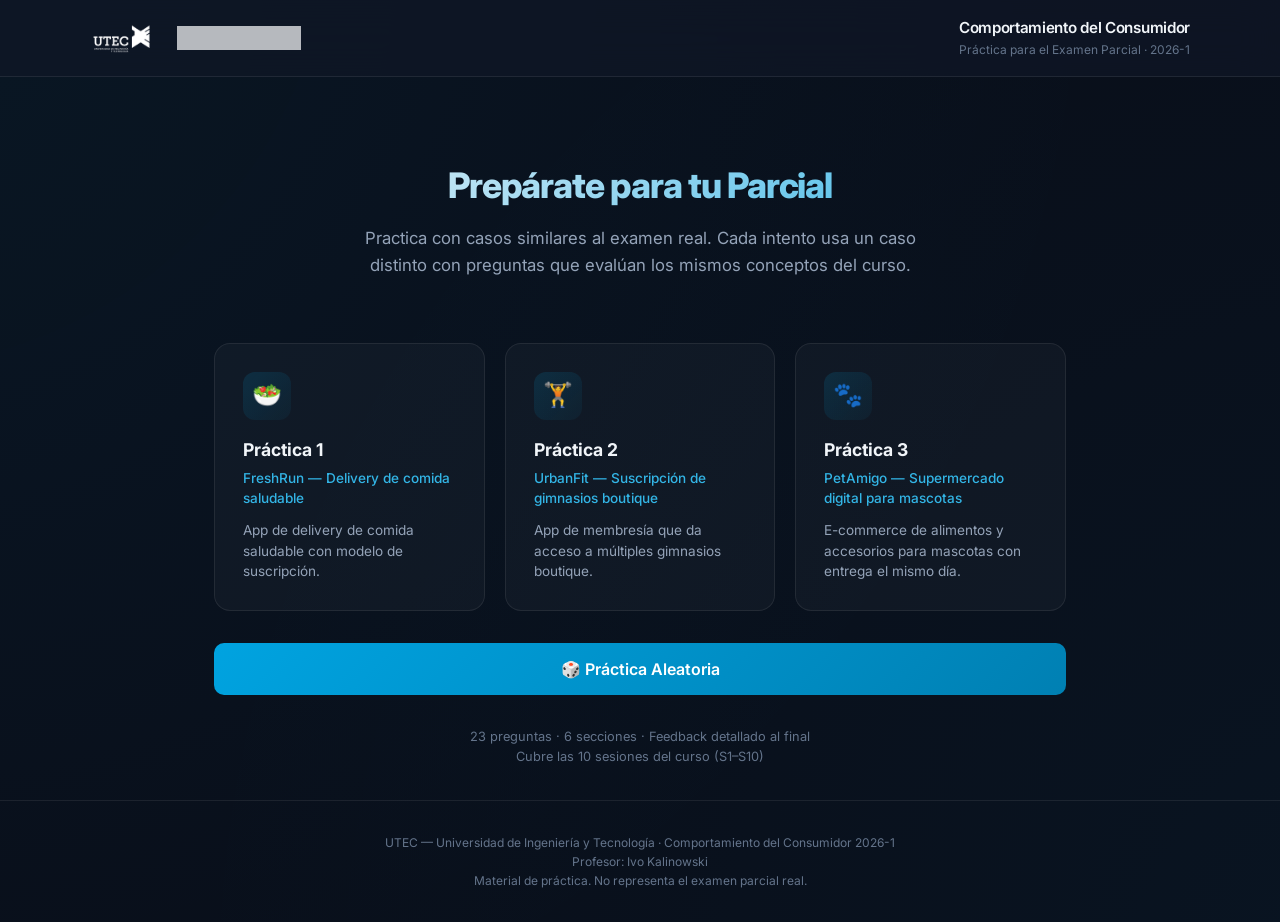
<file: practica-parcial/index.html>
<!DOCTYPE html>
<html lang="es">
<head>
  <meta charset="UTF-8">
  <meta name="viewport" content="width=device-width, initial-scale=1.0">
  <meta name="description" content="Plataforma de práctica para el examen parcial de Comportamiento del Consumidor - UTEC 2026-1">
  <title>Práctica Parcial — Comportamiento del Consumidor | UTEC</title>
  <link rel="stylesheet" href="styles.css">
</head>
<body>

  <!-- Header -->
  <header class="app-header">
    <div class="header-content">
      <div class="header-logos">
        <img src="assets/logo-utec.png" alt="UTEC">
        <img src="assets/reinventa-mundo.jpg" alt="Reinventa el mundo" class="reinventa">
      </div>
      <div class="header-title">
        <h1>Comportamiento del Consumidor</h1>
        <p>Práctica para el Examen Parcial · 2026-1</p>
      </div>
    </div>
  </header>

  <!-- Progress bar (visible during exam) -->
  <div class="progress-bar-container" id="progressBar" style="display:none;">
    <div class="progress-inner">
      <div class="progress-track">
        <div class="progress-fill" id="progressFill" style="width:0%"></div>
      </div>
      <span class="progress-text" id="progressText">0 / 0</span>
      <span class="timer-display" id="timerDisplay" style="display:none;">90:00</span>
    </div>
  </div>

  <main class="container">

    <!-- HOME SCREEN -->
    <div class="screen active" id="screenHome">
      <div class="home-hero">
        <h2>Prepárate para tu Parcial</h2>
        <p>Practica con casos similares al examen real. Cada intento usa un caso distinto con preguntas que evalúan los mismos conceptos del curso.</p>
      </div>

      <div class="exam-cards" id="examCards">
        <!-- Generated by JS -->
      </div>

      <button class="random-btn" id="btnRandom">
        🎲 Práctica Aleatoria
      </button>

      <div style="text-align:center; margin-top:2rem;">
        <p style="font-size:0.8rem; color:var(--text-muted);">
          23 preguntas · 6 secciones · Feedback detallado al final<br>
          Cubre las 10 sesiones del curso (S1–S10)
        </p>
      </div>
    </div>

    <!-- CONFIG SCREEN -->
    <div class="screen" id="screenConfig">
      <div class="config-box">
        <h2>Configuración</h2>
        <p class="case-name" id="configCaseName"></p>

        <p style="color:var(--text-secondary); font-size:0.9rem; margin-bottom:1.5rem;">¿Cómo quieres practicar?</p>

        <div class="timer-options">
          <div class="timer-option selected" data-timer="none" id="optFree" onclick="selectTimer('none')">
            <div class="option-icon">🧘</div>
            <span class="option-label">Tiempo libre</span>
            <span class="option-desc">Sin presión, practica a tu ritmo</span>
          </div>
          <div class="timer-option" data-timer="exam" id="optTimed" onclick="selectTimer('exam')">
            <div class="option-icon">⏱️</div>
            <span class="option-label">Modo examen</span>
            <span class="option-desc">90 minutos, como el parcial real</span>
          </div>
        </div>

        <div style="display:flex; gap:1rem; justify-content:center; flex-wrap:wrap;">
          <button class="btn-secondary" onclick="goHome()">← Volver</button>
          <button class="btn-primary" onclick="startExam()">Comenzar Práctica →</button>
        </div>
      </div>
    </div>

    <!-- EXAM SCREEN -->
    <div class="screen" id="screenExam">
      <div class="case-context" id="caseContext">
        <!-- Case description injected by JS -->
      </div>

      <div class="question-nav" id="questionNav">
        <!-- Dots injected by JS -->
      </div>

      <div id="questionContainer">
        <!-- Current question injected by JS -->
      </div>

      <div class="nav-buttons">
        <button class="btn-secondary" id="btnPrev" onclick="prevQuestion()">← Anterior</button>
        <button class="btn-primary" id="btnNext" onclick="nextQuestion()">Siguiente →</button>
        <button class="btn-submit" id="btnSubmit" onclick="submitExam()" style="display:none;">📋 Enviar y ver resultados</button>
      </div>
    </div>

    <!-- RESULTS SCREEN -->
    <div class="screen" id="screenResults">
      <div class="results-header">
        <h2>Resultados de tu Práctica</h2>
        <p id="resultsCase"></p>

        <div class="score-circle" id="scoreCircle">
          <div class="score-value" id="scoreValue">0<span>/20</span></div>
        </div>

        <p id="scoreMessage" style="font-size:1.1rem; font-weight:600; margin-top:0.5rem;"></p>
        <p id="scoreDetail" style="color:var(--text-secondary); font-size:0.9rem;"></p>
      </div>

      <div class="section-scores" id="sectionScores">
        <!-- Section breakdown injected by JS -->
      </div>

      <div style="text-align:center; margin:2rem 0; display:flex; gap:1rem; justify-content:center; flex-wrap:wrap;">
        <button class="btn-primary" onclick="goHome()">🏠 Volver al inicio</button>
        <button class="btn-secondary" onclick="retryExam()">🔄 Reintentar este caso</button>
      </div>

      <div class="feedback-section" id="feedbackSection">
        <h3>📖 Revisión Detallada</h3>
        <div id="feedbackCards">
          <!-- Feedback cards injected by JS -->
        </div>
      </div>

      <div style="text-align:center; margin:2rem 0;">
        <button class="btn-primary" onclick="goHome()">🏠 Volver al inicio</button>
      </div>
    </div>

  </main>

  <footer style="text-align:center; padding:2rem; color:var(--text-muted); font-size:0.75rem; border-top:1px solid var(--border-glass);">
    UTEC — Universidad de Ingeniería y Tecnología · Comportamiento del Consumidor 2026-1<br>
    Profesor: Ivo Kalinowski<br>
    Material de práctica. No representa el examen parcial real.
  </footer>

  <script src="questions.js"></script>
  <script src="app.js"></script>
</body>
</html>
</file>
<file: practica-parcial/styles.css>
@import url('https://fonts.googleapis.com/css2?family=Inter:wght@300;400;500;600;700;800&display=swap');

:root {
  --utec-blue: #00A3E0;
  --utec-blue-dark: #0080B3;
  --utec-blue-light: #33B5E6;
  --bg-primary: #0a0f1a;
  --bg-secondary: #111827;
  --bg-card: rgba(17, 24, 39, 0.7);
  --bg-glass: rgba(255, 255, 255, 0.03);
  --border-glass: rgba(255, 255, 255, 0.08);
  --text-primary: #f1f5f9;
  --text-secondary: #94a3b8;
  --text-muted: #64748b;
  --success: #22c55e;
  --success-bg: rgba(34, 197, 94, 0.1);
  --error: #ef4444;
  --error-bg: rgba(239, 68, 68, 0.1);
  --warning: #f59e0b;
  --warning-bg: rgba(245, 158, 11, 0.1);
  --radius: 16px;
  --radius-sm: 10px;
  --shadow: 0 4px 30px rgba(0, 0, 0, 0.3);
  --transition: all 0.3s cubic-bezier(0.4, 0, 0.2, 1);
}

*, *::before, *::after { box-sizing: border-box; margin: 0; padding: 0; }

html { scroll-behavior: smooth; }

body {
  font-family: 'Inter', -apple-system, BlinkMacSystemFont, sans-serif;
  background: var(--bg-primary);
  color: var(--text-primary);
  min-height: 100vh;
  line-height: 1.6;
  overflow-x: hidden;
}

body::before {
  content: '';
  position: fixed;
  top: -50%;
  left: -50%;
  width: 200%;
  height: 200%;
  background: radial-gradient(circle at 20% 20%, rgba(0, 163, 224, 0.06) 0%, transparent 50%),
              radial-gradient(circle at 80% 80%, rgba(0, 163, 224, 0.04) 0%, transparent 50%);
  z-index: -1;
  animation: bgFloat 20s ease-in-out infinite;
}

@keyframes bgFloat {
  0%, 100% { transform: translate(0, 0); }
  50% { transform: translate(-2%, -2%); }
}

/* Header */
.app-header {
  background: var(--bg-card);
  backdrop-filter: blur(20px);
  border-bottom: 1px solid var(--border-glass);
  padding: 1rem 2rem;
  position: sticky;
  top: 0;
  z-index: 100;
}

.header-content {
  max-width: 1100px;
  margin: 0 auto;
  display: flex;
  align-items: center;
  justify-content: space-between;
  gap: 1rem;
}

.header-logos {
  display: flex;
  align-items: center;
  gap: 1.5rem;
}

.header-logos img {
  height: 40px;
  object-fit: contain;
  filter: brightness(0) invert(1);
}

.header-logos .reinventa {
  height: 24px;
  opacity: 0.7;
}

.header-title {
  text-align: right;
}

.header-title h1 {
  font-size: 0.95rem;
  font-weight: 600;
  color: var(--text-primary);
  letter-spacing: -0.02em;
}

.header-title p {
  font-size: 0.75rem;
  color: var(--text-muted);
  font-weight: 400;
}

/* Container */
.container {
  max-width: 900px;
  margin: 0 auto;
  padding: 2rem 1.5rem;
}

/* Screens */
.screen { display: none; animation: fadeIn 0.5s ease; }
.screen.active { display: block; }

@keyframes fadeIn {
  from { opacity: 0; transform: translateY(15px); }
  to { opacity: 1; transform: translateY(0); }
}

@keyframes slideIn {
  from { opacity: 0; transform: translateX(30px); }
  to { opacity: 1; transform: translateX(0); }
}

/* Home Screen */
.home-hero {
  text-align: center;
  padding: 3rem 0 2rem;
}

.home-hero h2 {
  font-size: 2.2rem;
  font-weight: 800;
  letter-spacing: -0.03em;
  background: linear-gradient(135deg, var(--text-primary), var(--utec-blue-light));
  -webkit-background-clip: text;
  -webkit-text-fill-color: transparent;
  background-clip: text;
  margin-bottom: 0.75rem;
}

.home-hero p {
  color: var(--text-secondary);
  font-size: 1.05rem;
  max-width: 600px;
  margin: 0 auto;
}

.exam-cards {
  display: grid;
  grid-template-columns: repeat(auto-fit, minmax(260px, 1fr));
  gap: 1.25rem;
  margin: 2rem 0;
}

.exam-card {
  background: var(--bg-glass);
  border: 1px solid var(--border-glass);
  border-radius: var(--radius);
  padding: 1.75rem;
  cursor: pointer;
  transition: var(--transition);
  position: relative;
  overflow: hidden;
}

.exam-card::before {
  content: '';
  position: absolute;
  top: 0;
  left: 0;
  right: 0;
  height: 3px;
  background: linear-gradient(90deg, var(--utec-blue), var(--utec-blue-light));
  opacity: 0;
  transition: var(--transition);
}

.exam-card:hover {
  border-color: rgba(0, 163, 224, 0.3);
  transform: translateY(-4px);
  box-shadow: 0 8px 40px rgba(0, 163, 224, 0.1);
}

.exam-card:hover::before { opacity: 1; }

.exam-card .card-icon {
  width: 48px;
  height: 48px;
  border-radius: 12px;
  background: linear-gradient(135deg, rgba(0, 163, 224, 0.15), rgba(0, 163, 224, 0.05));
  display: flex;
  align-items: center;
  justify-content: center;
  font-size: 1.5rem;
  margin-bottom: 1rem;
}

.exam-card h3 {
  font-size: 1.1rem;
  font-weight: 700;
  margin-bottom: 0.25rem;
  color: var(--text-primary);
}

.exam-card .card-subtitle {
  font-size: 0.85rem;
  color: var(--utec-blue-light);
  font-weight: 500;
  margin-bottom: 0.75rem;
}

.exam-card p {
  font-size: 0.85rem;
  color: var(--text-secondary);
  line-height: 1.5;
}

.random-btn {
  display: flex;
  align-items: center;
  justify-content: center;
  gap: 0.5rem;
  width: 100%;
  padding: 1rem;
  background: linear-gradient(135deg, var(--utec-blue), var(--utec-blue-dark));
  color: white;
  border: none;
  border-radius: var(--radius-sm);
  font-size: 1rem;
  font-weight: 600;
  cursor: pointer;
  transition: var(--transition);
  font-family: inherit;
  margin-top: 0.5rem;
}

.random-btn:hover {
  transform: translateY(-2px);
  box-shadow: 0 6px 25px rgba(0, 163, 224, 0.3);
}

/* Config Screen */
.config-box {
  background: var(--bg-glass);
  border: 1px solid var(--border-glass);
  border-radius: var(--radius);
  padding: 2.5rem;
  max-width: 550px;
  margin: 3rem auto;
  text-align: center;
}

.config-box h2 {
  font-size: 1.5rem;
  font-weight: 700;
  margin-bottom: 0.5rem;
}

.config-box .case-name {
  color: var(--utec-blue-light);
  font-weight: 600;
  font-size: 1rem;
  margin-bottom: 2rem;
}

.timer-options {
  display: flex;
  gap: 1rem;
  margin-bottom: 2rem;
}

.timer-option {
  flex: 1;
  padding: 1.25rem 1rem;
  background: var(--bg-secondary);
  border: 2px solid var(--border-glass);
  border-radius: var(--radius-sm);
  cursor: pointer;
  transition: var(--transition);
  text-align: center;
}

.timer-option:hover { border-color: rgba(0, 163, 224, 0.3); }

.timer-option.selected {
  border-color: var(--utec-blue);
  background: rgba(0, 163, 224, 0.08);
}

.timer-option .option-icon { font-size: 1.75rem; margin-bottom: 0.5rem; }
.timer-option .option-label { font-weight: 600; font-size: 0.9rem; display: block; }
.timer-option .option-desc { font-size: 0.75rem; color: var(--text-muted); margin-top: 0.25rem; display: block; }

.btn-primary {
  display: inline-flex;
  align-items: center;
  gap: 0.5rem;
  padding: 0.875rem 2rem;
  background: linear-gradient(135deg, var(--utec-blue), var(--utec-blue-dark));
  color: white;
  border: none;
  border-radius: var(--radius-sm);
  font-size: 1rem;
  font-weight: 600;
  cursor: pointer;
  transition: var(--transition);
  font-family: inherit;
}

.btn-primary:hover {
  transform: translateY(-2px);
  box-shadow: 0 6px 25px rgba(0, 163, 224, 0.3);
}

.btn-secondary {
  display: inline-flex;
  align-items: center;
  gap: 0.5rem;
  padding: 0.75rem 1.5rem;
  background: transparent;
  color: var(--text-secondary);
  border: 1px solid var(--border-glass);
  border-radius: var(--radius-sm);
  font-size: 0.9rem;
  font-weight: 500;
  cursor: pointer;
  transition: var(--transition);
  font-family: inherit;
}

.btn-secondary:hover {
  border-color: rgba(255, 255, 255, 0.2);
  color: var(--text-primary);
}

/* Progress Bar */
.progress-bar-container {
  background: var(--bg-card);
  backdrop-filter: blur(10px);
  border-bottom: 1px solid var(--border-glass);
  padding: 1rem 2rem;
  position: sticky;
  top: 65px;
  z-index: 90;
}

.progress-inner {
  max-width: 900px;
  margin: 0 auto;
  display: flex;
  align-items: center;
  gap: 1rem;
}

.progress-track {
  flex: 1;
  height: 6px;
  background: var(--bg-secondary);
  border-radius: 3px;
  overflow: hidden;
}

.progress-fill {
  height: 100%;
  background: linear-gradient(90deg, var(--utec-blue), var(--utec-blue-light));
  border-radius: 3px;
  transition: width 0.4s ease;
}

.progress-text {
  font-size: 0.8rem;
  color: var(--text-muted);
  font-weight: 500;
  white-space: nowrap;
}

.timer-display {
  font-size: 0.85rem;
  font-weight: 600;
  color: var(--utec-blue-light);
  font-variant-numeric: tabular-nums;
  white-space: nowrap;
}

.timer-display.warning { color: var(--warning); }
.timer-display.danger { color: var(--error); animation: pulse 1s infinite; }

@keyframes pulse {
  0%, 100% { opacity: 1; }
  50% { opacity: 0.5; }
}

/* Exam Screen */
.exam-section-label {
  display: inline-flex;
  align-items: center;
  gap: 0.5rem;
  padding: 0.4rem 1rem;
  background: rgba(0, 163, 224, 0.1);
  border: 1px solid rgba(0, 163, 224, 0.2);
  border-radius: 20px;
  font-size: 0.8rem;
  font-weight: 600;
  color: var(--utec-blue-light);
  margin-bottom: 1rem;
}

.case-context {
  background: var(--bg-glass);
  border: 1px solid var(--border-glass);
  border-radius: var(--radius);
  padding: 1.5rem;
  margin-bottom: 2rem;
  font-size: 0.9rem;
  color: var(--text-secondary);
  line-height: 1.7;
}

.case-context h3 {
  color: var(--text-primary);
  font-size: 1rem;
  margin-bottom: 0.75rem;
}

.case-context .data-list {
  list-style: none;
  padding: 0;
  margin-top: 0.75rem;
}

.case-context .data-list li {
  padding: 0.4rem 0 0.4rem 1.25rem;
  position: relative;
  font-size: 0.85rem;
}

.case-context .data-list li::before {
  content: '▸';
  position: absolute;
  left: 0;
  color: var(--utec-blue);
}

.question-card {
  background: var(--bg-glass);
  border: 1px solid var(--border-glass);
  border-radius: var(--radius);
  padding: 2rem;
  margin-bottom: 1.5rem;
  animation: slideIn 0.4s ease;
}

.question-number {
  font-size: 0.8rem;
  font-weight: 700;
  color: var(--utec-blue);
  text-transform: uppercase;
  letter-spacing: 0.05em;
  margin-bottom: 0.75rem;
}

.question-text {
  font-size: 1.05rem;
  font-weight: 500;
  color: var(--text-primary);
  margin-bottom: 1.5rem;
  line-height: 1.6;
}

.options-list {
  display: flex;
  flex-direction: column;
  gap: 0.75rem;
}

.option-btn {
  display: flex;
  align-items: flex-start;
  gap: 0.75rem;
  padding: 1rem 1.25rem;
  background: var(--bg-secondary);
  border: 2px solid var(--border-glass);
  border-radius: var(--radius-sm);
  cursor: pointer;
  transition: var(--transition);
  text-align: left;
  font-family: inherit;
  color: var(--text-primary);
  font-size: 0.9rem;
  line-height: 1.5;
  width: 100%;
}

.option-btn:hover:not(.disabled) {
  border-color: rgba(0, 163, 224, 0.4);
  background: rgba(0, 163, 224, 0.05);
}

.option-btn.selected {
  border-color: var(--utec-blue);
  background: rgba(0, 163, 224, 0.08);
}

.option-btn .option-letter {
  min-width: 28px;
  height: 28px;
  border-radius: 8px;
  background: rgba(255, 255, 255, 0.05);
  display: flex;
  align-items: center;
  justify-content: center;
  font-weight: 700;
  font-size: 0.8rem;
  color: var(--text-muted);
  flex-shrink: 0;
  transition: var(--transition);
}

.option-btn.selected .option-letter {
  background: var(--utec-blue);
  color: white;
}

.option-btn.correct {
  border-color: var(--success);
  background: var(--success-bg);
}

.option-btn.correct .option-letter {
  background: var(--success);
  color: white;
}

.option-btn.incorrect {
  border-color: var(--error);
  background: var(--error-bg);
}

.option-btn.incorrect .option-letter {
  background: var(--error);
  color: white;
}

.option-btn.disabled { cursor: default; opacity: 0.6; }
.option-btn.disabled.correct, .option-btn.disabled.incorrect { opacity: 1; }

/* Navigation */
.nav-buttons {
  display: flex;
  justify-content: space-between;
  align-items: center;
  margin-top: 2rem;
  padding-top: 1.5rem;
  border-top: 1px solid var(--border-glass);
}

.btn-submit {
  padding: 0.875rem 2.5rem;
  background: linear-gradient(135deg, var(--success), #16a34a);
  color: white;
  border: none;
  border-radius: var(--radius-sm);
  font-size: 1rem;
  font-weight: 700;
  cursor: pointer;
  transition: var(--transition);
  font-family: inherit;
}

.btn-submit:hover {
  transform: translateY(-2px);
  box-shadow: 0 6px 25px rgba(34, 197, 94, 0.3);
}

/* Question navigator dots */
.question-nav {
  display: flex;
  flex-wrap: wrap;
  gap: 0.4rem;
  justify-content: center;
  margin: 1rem 0;
}

.q-dot {
  width: 32px;
  height: 32px;
  border-radius: 8px;
  border: 1px solid var(--border-glass);
  background: var(--bg-secondary);
  color: var(--text-muted);
  font-size: 0.7rem;
  font-weight: 600;
  display: flex;
  align-items: center;
  justify-content: center;
  cursor: pointer;
  transition: var(--transition);
  font-family: inherit;
}

.q-dot:hover { border-color: var(--utec-blue); color: var(--text-primary); }
.q-dot.current { border-color: var(--utec-blue); background: rgba(0, 163, 224, 0.15); color: var(--utec-blue-light); }
.q-dot.answered { background: rgba(0, 163, 224, 0.1); border-color: rgba(0, 163, 224, 0.3); color: var(--utec-blue-light); }

/* Results Screen */
.results-header {
  text-align: center;
  padding: 2rem 0;
}

.score-circle {
  width: 160px;
  height: 160px;
  border-radius: 50%;
  background: conic-gradient(var(--utec-blue) var(--score-pct), var(--bg-secondary) 0);
  display: flex;
  align-items: center;
  justify-content: center;
  margin: 1.5rem auto;
  position: relative;
}

.score-circle::before {
  content: '';
  width: 130px;
  height: 130px;
  border-radius: 50%;
  background: var(--bg-primary);
  position: absolute;
}

.score-value {
  position: relative;
  z-index: 1;
  font-size: 2rem;
  font-weight: 800;
  color: var(--text-primary);
}

.score-value span {
  font-size: 1rem;
  color: var(--text-muted);
  font-weight: 400;
}

.results-header h2 {
  font-size: 1.6rem;
  font-weight: 700;
  margin-bottom: 0.5rem;
}

.results-header p { color: var(--text-secondary); }

.section-scores {
  display: grid;
  grid-template-columns: repeat(auto-fit, minmax(240px, 1fr));
  gap: 1rem;
  margin: 2rem 0;
}

.section-score-card {
  background: var(--bg-glass);
  border: 1px solid var(--border-glass);
  border-radius: var(--radius-sm);
  padding: 1.25rem;
}

.section-score-card h4 {
  font-size: 0.8rem;
  color: var(--text-muted);
  font-weight: 500;
  margin-bottom: 0.5rem;
}

.section-score-card .score-bar {
  height: 6px;
  background: var(--bg-secondary);
  border-radius: 3px;
  overflow: hidden;
  margin-bottom: 0.4rem;
}

.section-score-card .score-bar-fill {
  height: 100%;
  border-radius: 3px;
  transition: width 0.8s ease;
}

.section-score-card .score-label {
  font-size: 0.85rem;
  font-weight: 700;
  color: var(--text-primary);
}

/* Feedback cards */
.feedback-section { margin-top: 3rem; }

.feedback-section h3 {
  font-size: 1.25rem;
  font-weight: 700;
  margin-bottom: 1.5rem;
  padding-bottom: 0.75rem;
  border-bottom: 1px solid var(--border-glass);
}

.feedback-card {
  background: var(--bg-glass);
  border: 1px solid var(--border-glass);
  border-radius: var(--radius);
  padding: 1.5rem;
  margin-bottom: 1rem;
}

.feedback-card.correct-card { border-left: 3px solid var(--success); }
.feedback-card.incorrect-card { border-left: 3px solid var(--error); }
.feedback-card.unanswered-card { border-left: 3px solid var(--warning); }

.feedback-card .fb-header {
  display: flex;
  align-items: center;
  gap: 0.5rem;
  margin-bottom: 0.75rem;
}

.fb-badge {
  padding: 0.2rem 0.6rem;
  border-radius: 6px;
  font-size: 0.75rem;
  font-weight: 700;
}

.fb-badge.correct { background: var(--success-bg); color: var(--success); }
.fb-badge.incorrect { background: var(--error-bg); color: var(--error); }
.fb-badge.unanswered { background: var(--warning-bg); color: var(--warning); }

.fb-question-num { font-weight: 600; font-size: 0.85rem; }

.fb-question-text {
  font-size: 0.9rem;
  color: var(--text-secondary);
  margin-bottom: 0.75rem;
}

.fb-your-answer, .fb-correct-answer {
  font-size: 0.85rem;
  margin-bottom: 0.4rem;
}

.fb-your-answer strong, .fb-correct-answer strong {
  color: var(--text-primary);
}

.fb-explanation {
  background: rgba(0, 163, 224, 0.05);
  border: 1px solid rgba(0, 163, 224, 0.15);
  border-radius: var(--radius-sm);
  padding: 1rem;
  margin-top: 0.75rem;
  font-size: 0.85rem;
  color: var(--text-secondary);
  line-height: 1.6;
}

.fb-explanation strong { color: var(--utec-blue-light); }

.fb-session {
  display: inline-block;
  margin-top: 0.5rem;
  padding: 0.2rem 0.6rem;
  background: rgba(0, 163, 224, 0.1);
  border-radius: 6px;
  font-size: 0.75rem;
  color: var(--utec-blue-light);
  font-weight: 600;
}

/* Responsive */
@media (max-width: 768px) {
  .app-header { padding: 0.75rem 1rem; }
  .header-logos img { height: 30px; }
  .header-logos .reinventa { display: none; }
  .header-title h1 { font-size: 0.8rem; }
  .container { padding: 1.25rem 1rem; }
  .home-hero h2 { font-size: 1.6rem; }
  .exam-cards { grid-template-columns: 1fr; }
  .config-box { padding: 1.5rem; margin: 1.5rem auto; }
  .timer-options { flex-direction: column; }
  .question-card { padding: 1.25rem; }
  .nav-buttons { flex-wrap: wrap; gap: 0.75rem; }
  .progress-bar-container { padding: 0.75rem 1rem; top: 55px; }
  .section-scores { grid-template-columns: 1fr; }
}

@media (max-width: 480px) {
  .home-hero h2 { font-size: 1.3rem; }
  .q-dot { width: 28px; height: 28px; font-size: 0.65rem; }
}

/* Drag and Drop Styles */
.drag-drop-container {
  display: flex;
  flex-direction: column;
  gap: 2rem;
  margin-top: 1.5rem;
}

.draggable-items {
  display: flex;
  flex-wrap: wrap;
  gap: 1rem;
  padding: 1.5rem;
  background: var(--bg-secondary);
  border: 1px dashed var(--border-glass);
  border-radius: var(--radius-sm);
  min-height: 80px;
}

.draggable-item {
  padding: 0.75rem 1.25rem;
  background: linear-gradient(135deg, var(--utec-blue), var(--utec-blue-dark));
  color: white;
  border-radius: 8px;
  cursor: grab;
  font-size: 0.9rem;
  font-weight: 500;
  box-shadow: 0 4px 15px rgba(0, 0, 0, 0.2);
  user-select: none;
  transition: transform 0.2s;
}

.draggable-item:active {
  cursor: grabbing;
  transform: scale(0.95);
}

.draggable-item.dragging {
  opacity: 0.5;
}

.drop-zones {
  display: flex;
  flex-direction: column;
  gap: 1rem;
}

.drop-zone-container {
  display: flex;
  align-items: center;
  gap: 1rem;
  background: var(--bg-glass);
  padding: 1rem;
  border-radius: var(--radius-sm);
  border: 1px solid var(--border-glass);
}

.drop-zone-label {
  flex: 1;
  font-size: 0.9rem;
  color: var(--text-primary);
  font-weight: 500;
}

.drop-zone {
  flex: 1;
  min-height: 60px;
  background: rgba(0, 0, 0, 0.2);
  border: 2px dashed var(--text-muted);
  border-radius: 8px;
  display: flex;
  align-items: center;
  justify-content: center;
  transition: all 0.3s ease;
  padding: 0.5rem;
}

.drop-zone.drag-over {
  background: rgba(0, 163, 224, 0.1);
  border-color: var(--utec-blue);
}

.drop-zone.has-item {
  border-style: solid;
  border-color: var(--utec-blue-light);
  background: transparent;
}

.drop-zone .draggable-item {
  margin: 0;
  width: 100%;
  text-align: center;
}

/* Free Text Styles */
.free-text-container {
  margin-top: 1rem;
}

.free-text-input {
  width: 100%;
  min-height: 150px;
  padding: 1rem;
  background: var(--bg-secondary);
  border: 1px solid var(--border-glass);
  border-radius: var(--radius-sm);
  color: var(--text-primary);
  font-family: inherit;
  font-size: 0.95rem;
  line-height: 1.6;
  resize: vertical;
  transition: var(--transition);
}

.free-text-input:focus {
  outline: none;
  border-color: var(--utec-blue);
  box-shadow: 0 0 0 3px rgba(0, 163, 224, 0.1);
}

/* Feedback Enhancements */
.fb-free-text-rubric {
  margin-top: 1rem;
  padding: 1rem;
  background: rgba(245, 158, 11, 0.05);
  border-left: 3px solid var(--warning);
  border-radius: 0 var(--radius-sm) var(--radius-sm) 0;
}

.fb-rubric-title {
  font-weight: 700;
  color: var(--warning);
  margin-bottom: 0.5rem;
  font-size: 0.9rem;
}

.fb-drag-drop-result {
  margin-top: 1rem;
  display: flex;
  flex-direction: column;
  gap: 0.5rem;
}

.fb-dd-row {
  display: flex;
  align-items: center;
  padding: 0.75rem;
  background: var(--bg-secondary);
  border-radius: 8px;
  gap: 1rem;
  font-size: 0.85rem;
}

.fb-dd-row.correct { border-left: 3px solid var(--success); }
.fb-dd-row.incorrect { border-left: 3px solid var(--error); }
.fb-dd-row.partial { border-left: 3px solid var(--warning); }

.fb-dd-label { flex: 1; font-weight: 500; }
.fb-dd-user { flex: 1; color: var(--text-secondary); }
.fb-dd-expected { flex: 1; color: var(--success); font-weight: 500; }

/* ── Multi-Part Questions ── */
.multi-part-block {
  margin-top: 1.5rem;
  padding: 1.25rem;
  background: var(--bg-secondary);
  border: 1px solid var(--border-glass);
  border-radius: var(--radius-sm);
}

.part-label {
  font-size: 0.85rem;
  font-weight: 700;
  color: var(--utec-blue-light);
  text-transform: uppercase;
  letter-spacing: 0.05em;
  margin-bottom: 0.75rem;
}

.part-prompt {
  font-size: 0.95rem;
  color: var(--text-secondary);
  line-height: 1.7;
  margin-bottom: 1rem;
  padding: 0.75rem;
  background: rgba(0,0,0,0.15);
  border-radius: 6px;
  border-left: 3px solid var(--utec-blue);
}

/* ── Image Analysis ── */
.image-analysis-container {
  margin: 1.25rem 0;
  text-align: center;
}

.checkout-mockup {
  max-width: 360px;
  width: 100%;
  border-radius: 16px;
  box-shadow: 0 8px 32px rgba(0,0,0,0.5);
  border: 1px solid var(--border-glass);
}

.image-caption {
  font-size: 0.8rem;
  color: var(--text-muted);
  margin-top: 0.5rem;
  font-style: italic;
}

/* ── Drop placeholder ── */
.drop-placeholder {
  color: var(--text-muted);
  font-size: 0.8rem;
  font-style: italic;
}

/* ── Feedback Part Blocks ── */
.fb-part-block {
  margin-top: 1rem;
  padding: 1rem;
  background: rgba(0,0,0,0.15);
  border-radius: 8px;
}

.fb-part-label {
  font-size: 0.8rem;
  font-weight: 700;
  color: var(--utec-blue-light);
  text-transform: uppercase;
  letter-spacing: 0.04em;
  margin-bottom: 0.5rem;
}
</file>
